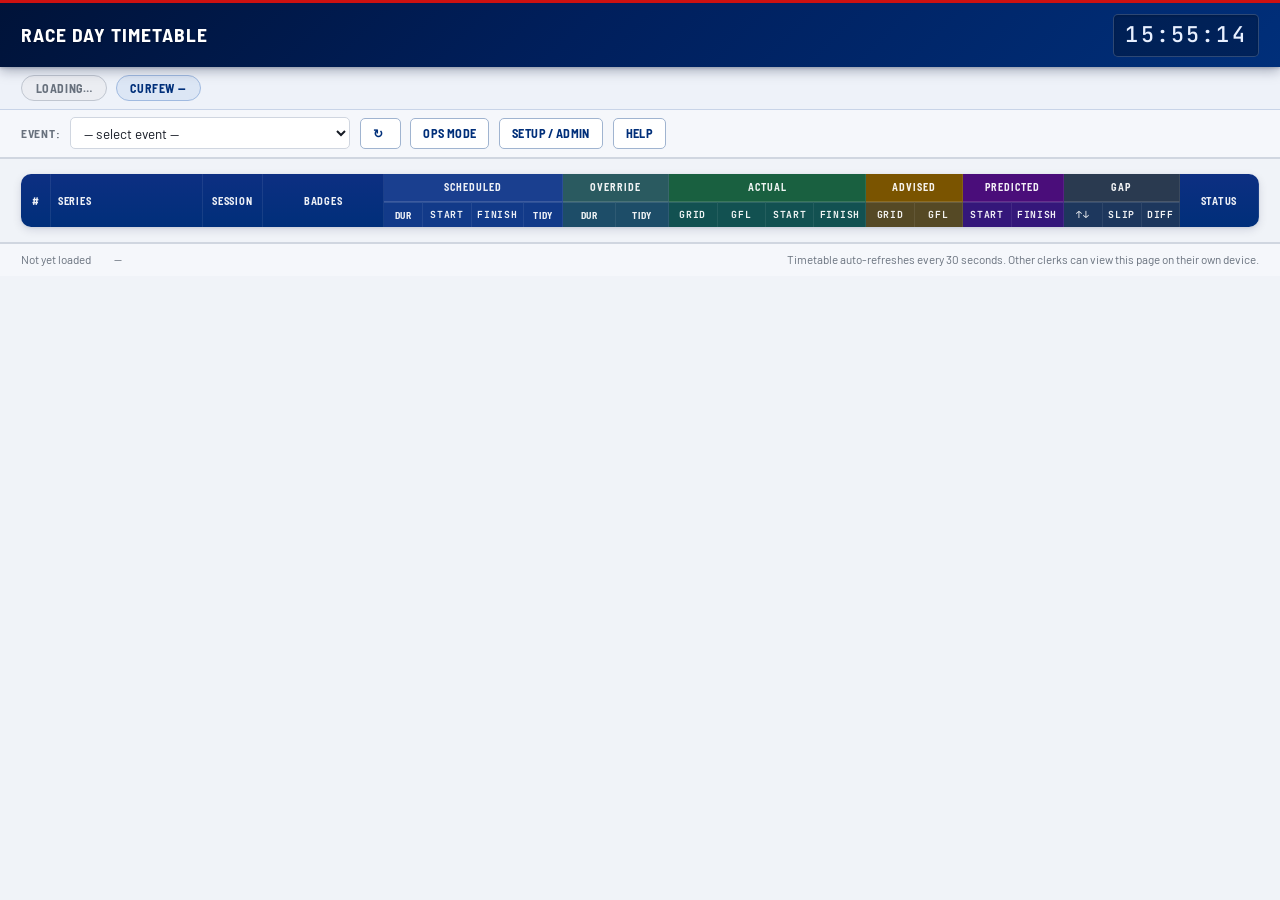
<file: index.html>
<!DOCTYPE html>
<!--
    index.html
    ==========================================================================
    Race Day Operations Timetable — Main View

    This is the primary display screen for the day.
    - The ops clerk uses it to enter actual times (green flag, start, finish)
      after activating Ops Mode with the PIN.
    - Other clerks and officials open the same URL on their own devices and
      see a live, auto-refreshing read-only view (updates every 30 seconds).

    URL parameter: ?event=N  where N is the event ID from the database.
    ==========================================================================
-->
<html lang="en">
<head>
    <meta charset="UTF-8">
    <meta name="viewport" content="width=device-width, initial-scale=1.0">
    <title>Race Day Timetable</title>
    <link rel="preconnect" href="https://fonts.googleapis.com">
    <link rel="preconnect" href="https://fonts.gstatic.com" crossorigin>
    <link href="https://fonts.googleapis.com/css2?family=Barlow+Semi+Condensed:wght@600;700&family=Barlow:wght@400;600&family=JetBrains+Mono:wght@400;500&display=swap" rel="stylesheet">
    <link rel="stylesheet" href="css/styles.css">
    <!-- Prevent browsers from caching the page during a live event -->
    <meta http-equiv="cache-control" content="no-cache">
</head>
<body>

<!-- ==========================================================================
     Header bar — event identity and live clock
     ========================================================================== -->
<div id="header-bar">
    <h1 id="event-name">Race Day Timetable</h1>
    <span class="header-meta" id="event-meta"></span>
    <span id="clock" title="Current time">--:--:--</span>
</div>

<!-- ==========================================================================
     Status bar — running variance pill and curfew countdown
     ========================================================================== -->
<div id="status-bar">
    <span id="variance-pill" class="status-pill neutral">Loading…</span>
    <span id="curfew-pill"   class="status-pill curfew-pill">Curfew —</span>
</div>

<!-- ==========================================================================
     Controls bar — event selector, refresh, ops mode toggle, setup link
     ========================================================================== -->
<div id="controls-bar">
    <label for="event-select">Event:</label>
    <select id="event-select" style="max-width:280px;">
        <option value="">— select event —</option>
    </select>

    <button id="btn-refresh" class="btn btn-secondary" title="Refresh now">
        &#8635; <span id="refresh-spinner"></span>
    </button>

    <button id="btn-ops-mode" class="btn btn-secondary">Ops Mode</button>

    <a href="setup.html" class="btn btn-secondary" title="Event &amp; session setup">Setup / Admin</a>
    <a href="help-readonly.html" class="btn btn-secondary" title="Help — timetable view">Help</a>
</div>

<!-- ==========================================================================
     Page-level banners
     ========================================================================== -->
<div id="page-error"    class="alert alert-danger  hidden" style="margin:.5rem 1.2rem"></div>
<div id="unsaved-banner" class="alert alert-warning hidden" style="margin:.5rem 1.2rem">
    ⚠ Unsaved changes — auto-refresh paused. Save or clear each row to resume.
</div>

<!-- ==========================================================================
     Main timetable
     ========================================================================== -->
<div id="timetable-wrapper">

    <div id="empty-message" class="alert alert-info hidden" style="margin:1rem 0">
        No event selected, or the selected event has no sessions yet.
        <a href="setup.html">Open Setup</a> to create an event.
    </div>

    <table id="timetable" aria-label="Race day timetable">
        <thead>
            <tr>
                <th rowspan="2" class="col-num">#</th>
                <th rowspan="2" class="col-series">Series</th>
                <th rowspan="2" class="col-session">Session</th>
                <th rowspan="2" class="col-badges">Badges</th>
                <th colspan="4" class="th-group th-group-sched">Scheduled</th>
                <th colspan="2" class="th-group th-group-override">Override</th>
                <th colspan="4" class="th-group th-group-actual">Actual</th>
                <th colspan="2" class="th-group th-group-advised">Advised</th>
                <th colspan="2" class="th-group th-group-pred">Predicted</th>
                <th colspan="3" class="th-group th-group-gap">Gap</th>
                <th rowspan="2" class="col-status" title="Session status">Status</th>
                <th rowspan="2" class="col-ops"><!-- ops --></th>
            </tr>
            <tr>
                <th class="col-mins          th-group-sched"    title="Planned duration (minutes)">Dur</th>
                <th class="col-sched-start   th-group-sched"    title="Planned session start time">Start</th>
                <th class="col-sched-finish  th-group-sched"    title="Planned session finish time">Finish</th>
                <th class="col-sched-tidy    th-group-sched"    title="Scheduled gap to next session (minutes)">Tidy</th>
                <th class="col-dur-ovr       th-group-override" title="Duration override (minutes) — replaces planned duration for predictions">Dur</th>
                <th class="col-tidy-ovr      th-group-override" title="Tidy override (minutes) — overrides scheduled gap to next session">Tidy</th>
                <th class="col-act-grid      th-group-actual"   title="Actual time cars were released to the assembly grid (race sessions)">Grid</th>
                <th class="col-act-gfl       th-group-actual"   title="Actual formation lap start time (races with GFL only)">GFL</th>
                <th class="col-act-start     th-group-actual"   title="Actual session start time">Start</th>
                <th class="col-act-finish    th-group-actual"   title="Actual session finish time">Finish</th>
                <th class="col-adv-grid     th-group-advised" title="Advised time for cars to leave pit lane to assembly grid">Grid</th>
                <th class="col-adv-gfl      th-group-advised" title="Advised formation lap start time (race start minus GFL duration)">GFL</th>
                <th class="col-pred-start   th-group-pred"   title="Predicted session start time — cascades from previous session">Start</th>
                <th class="col-pred-finish  th-group-pred"   title="Predicted session finish time">Finish</th>
                <th class="col-var          th-group-gap"    title="Variance vs schedule (+ late, − early, minutes)">↑↓</th>
                <th class="col-slip         th-group-gap"    title="Actual tidy time achieved (predicted start minus previous finish)">Slip</th>
                <th class="col-diff         th-group-gap"    title="Slip minus scheduled tidy (+ over, − under)">Diff</th>
            </tr>
        </thead>
        <tbody id="session-rows">
            <!-- Rows injected by timetable.js -->
        </tbody>
    </table>
</div>

<!-- ==========================================================================
     Footer bar — last updated time, next refresh countdown
     ========================================================================== -->
<div id="footer-bar">
    <span id="last-updated">Not yet loaded</span>
    <span id="next-refresh">—</span>
    <span style="margin-left:auto;color:var(--clr-text-muted)">
        Timetable auto-refreshes every 30&nbsp;seconds.
        Other clerks can view this page on their own device.
    </span>
</div>

<!-- ==========================================================================
     Weather / session notes mini-modal (Ops Mode only)
     Opened by the 📝 button on a session row.  Actual times are now entered
     directly in the timetable row — this modal handles weather notes only.
     ========================================================================== -->
<div id="weather-modal-overlay" class="hidden" role="dialog" aria-modal="true"
     aria-labelledby="wm-title">
    <div id="weather-modal">

        <h3 id="wm-title">Session Notes</h3>
        <p id="wm-session-info" style="font-size:.85rem;color:var(--clr-text-muted);margin-bottom:.75rem"></p>

        <div class="form-row">
            <div class="form-group">
                <label for="wm-track-condition">Track condition at end of session</label>
                <select id="wm-track-condition" style="width:180px">
                    <option value="">— not recorded —</option>
                    <option value="dry">Dry</option>
                    <option value="wet">Wet</option>
                </select>
            </div>
        </div>
        <div class="form-row">
            <div class="form-group" style="grid-column:1/-1">
                <label for="wm-notes">Weather / session notes (optional)</label>
                <textarea id="wm-notes" rows="3"
                    placeholder="e.g. Light rain from 14:20, drying line by start…"></textarea>
            </div>
        </div>

        <div id="wm-error" class="modal-error hidden"></div>

        <div class="modal-buttons">
            <button id="wm-cancel" type="button" class="btn btn-secondary">Cancel</button>
            <button id="wm-save"   type="button" class="btn btn-primary">Save Notes</button>
        </div>

    </div>
</div>

<!-- Scripts — api.js must be loaded before timetable.js (RDT namespace dependency) -->
<script src="js/api.js"></script>
<script src="js/timetable.js"></script>

</body>
</html>
</file>
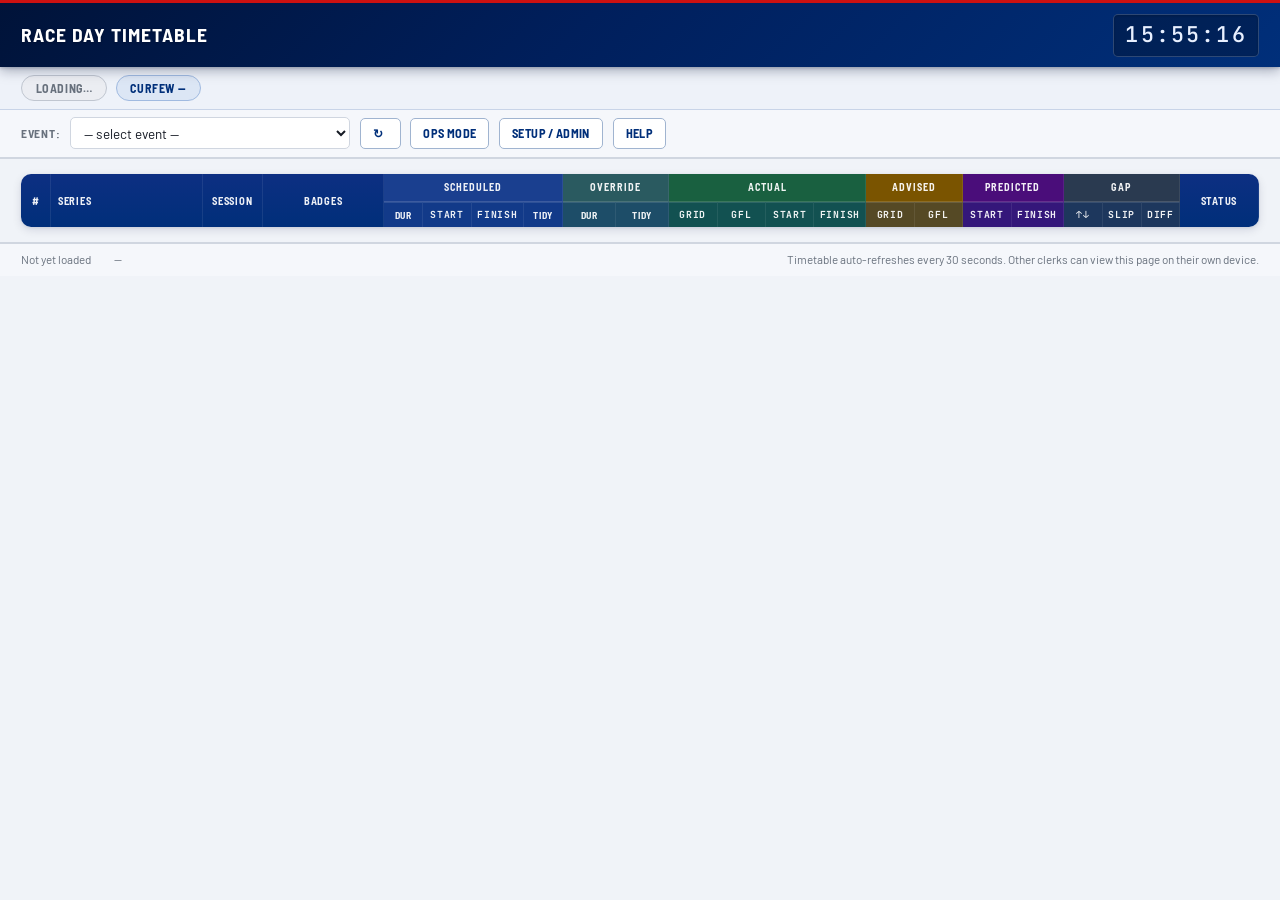
<file: circuits.html>
<!DOCTYPE html>
<!--
    circuits.html
    ==========================================================================
    Race Day Operations Timetable — Circuit & Layout Management

    Manage circuits (venues), their curfew times, and layout configurations.
    Each layout stores the estimated green flag / formation lap duration and
    grid assembly time used by timetable calculations.

    All write operations require the Ops PIN.
    ==========================================================================
-->
<html lang="en">
<head>
    <meta charset="UTF-8">
    <meta name="viewport" content="width=device-width, initial-scale=1.0">
    <title>Circuits — Race Day Timetable</title>
    <link rel="preconnect" href="https://fonts.googleapis.com">
    <link rel="preconnect" href="https://fonts.gstatic.com" crossorigin>
    <link href="https://fonts.googleapis.com/css2?family=Barlow+Semi+Condensed:wght@600;700&family=Barlow:wght@400;600&family=JetBrains+Mono:wght@400;500&display=swap" rel="stylesheet">
    <link rel="stylesheet" href="css/styles.css">
</head>
<body>

<!-- Header -->
<div id="header-bar">
    <h1>Race Day Timetable — Circuits &amp; Layouts</h1>
    <a href="help-setup.html" class="btn btn-secondary" title="Help — setup &amp; admin">Help</a>
    <a href="setup.html" class="btn btn-secondary" style="margin-left:auto">← Back to Setup</a>
</div>

<!-- Global alert -->
<div id="setup-alert" class="alert hidden" style="margin:.5rem 1.2rem;margin-bottom:0"></div>

<div class="page-content">

    <!-- ====================================================================
         Circuit management
         ==================================================================== -->
    <div class="card">
        <div class="card-title">Circuit Management</div>
        <p style="font-size:.85rem;color:var(--clr-text-muted);margin-bottom:.75rem">
            Add circuits and their layouts.  Each layout has its own estimated
            green flag / formation lap duration — this is used by the timetable
            to compute total session block time and running variance.
        </p>

        <div id="circuit-alert" class="alert hidden" style="margin-bottom:.75rem"></div>

        <!-- Add / edit circuit form -->
        <fieldset style="border:1px solid var(--clr-border);border-radius:var(--radius);padding:.75rem;margin-bottom:1rem">
            <legend style="font-size:.85rem;font-weight:600;color:var(--clr-primary);padding:0 .4rem">Add / Edit Circuit</legend>
            <div class="form-row" style="align-items:flex-end">
                <div class="form-group">
                    <label for="circuit-name-input">Circuit Name *</label>
                    <input type="text" id="circuit-name-input" placeholder="e.g. Brands Hatch">
                </div>
                <div class="form-group">
                    <label for="circuit-curfew-input">Default Curfew *</label>
                    <input type="time" id="circuit-curfew-input" placeholder="18:00">
                </div>
                <div class="form-group checkbox" style="align-self:flex-end;padding-bottom:.5rem">
                    <input type="checkbox" id="circuit-live-snatch">
                    <label for="circuit-live-snatch">Live snatch licensed?</label>
                </div>
                <div style="padding-bottom:.25rem">
                    <button id="circuit-save-btn" class="btn btn-primary">Save Circuit</button>
                </div>
            </div>
        </fieldset>

        <!-- Inline layout add/edit form (shown when + Layout or Edit layout clicked) -->
        <div id="layout-form" class="hidden"
             style="background:var(--clr-primary-light);border:1px solid var(--clr-primary);border-radius:var(--radius);padding:.75rem;margin-bottom:1rem">
            <div style="font-size:.85rem;font-weight:600;color:var(--clr-primary);margin-bottom:.5rem"
                 id="layout-form-label">Add Layout</div>
            <div class="form-row" style="align-items:flex-end">
                <div class="form-group">
                    <label for="layout-name-input">Layout Name *</label>
                    <input type="text" id="layout-name-input"
                        placeholder="e.g. Grand Prix, National, Indy">
                </div>
                <div class="form-group" style="max-width:180px">
                    <label for="layout-gfl-input">
                        Formation Lap (min) *
                        <span style="font-weight:400;font-size:.76rem">green flag → race start</span>
                    </label>
                    <input type="number" id="layout-gfl-input" min="1" max="10" value="2"
                           style="width:80px">
                </div>
                <div class="form-group" style="max-width:180px">
                    <label for="layout-grid-input">
                        Grid Assembly (min) *
                        <span style="font-weight:400;font-size:.76rem">before GFL start</span>
                    </label>
                    <input type="number" id="layout-grid-input" min="1" max="30" value="5"
                           style="width:80px">
                </div>
                <div style="padding-bottom:.25rem;display:flex;gap:.4rem">
                    <button id="layout-save-btn"   class="btn btn-primary">Save Layout</button>
                    <button id="layout-cancel-btn" class="btn btn-secondary">Cancel</button>
                </div>
            </div>
        </div>

        <!-- Circuit + layout list -->
        <div style="overflow-x:auto">
            <table style="width:100%;border-collapse:collapse;font-size:.87rem">
                <thead>
                    <tr>
                        <th style="text-align:left;padding:.4rem .5rem;background:var(--clr-primary-light);color:var(--clr-primary)">Circuit / Layout</th>
                        <th style="text-align:left;padding:.4rem .5rem;background:var(--clr-primary-light);color:var(--clr-primary)">Formation lap / Grid</th>
                        <th style="padding:.4rem .5rem;background:var(--clr-primary-light);color:var(--clr-primary)">Actions</th>
                    </tr>
                </thead>
                <tbody id="circuit-list-body">
                    <!-- Rows injected by circuits.js -->
                </tbody>
            </table>
        </div>
    </div>

</div><!-- .page-content -->

<script src="js/api.js"></script>
<script src="js/circuits.js"></script>

</body>
</html>
</file>
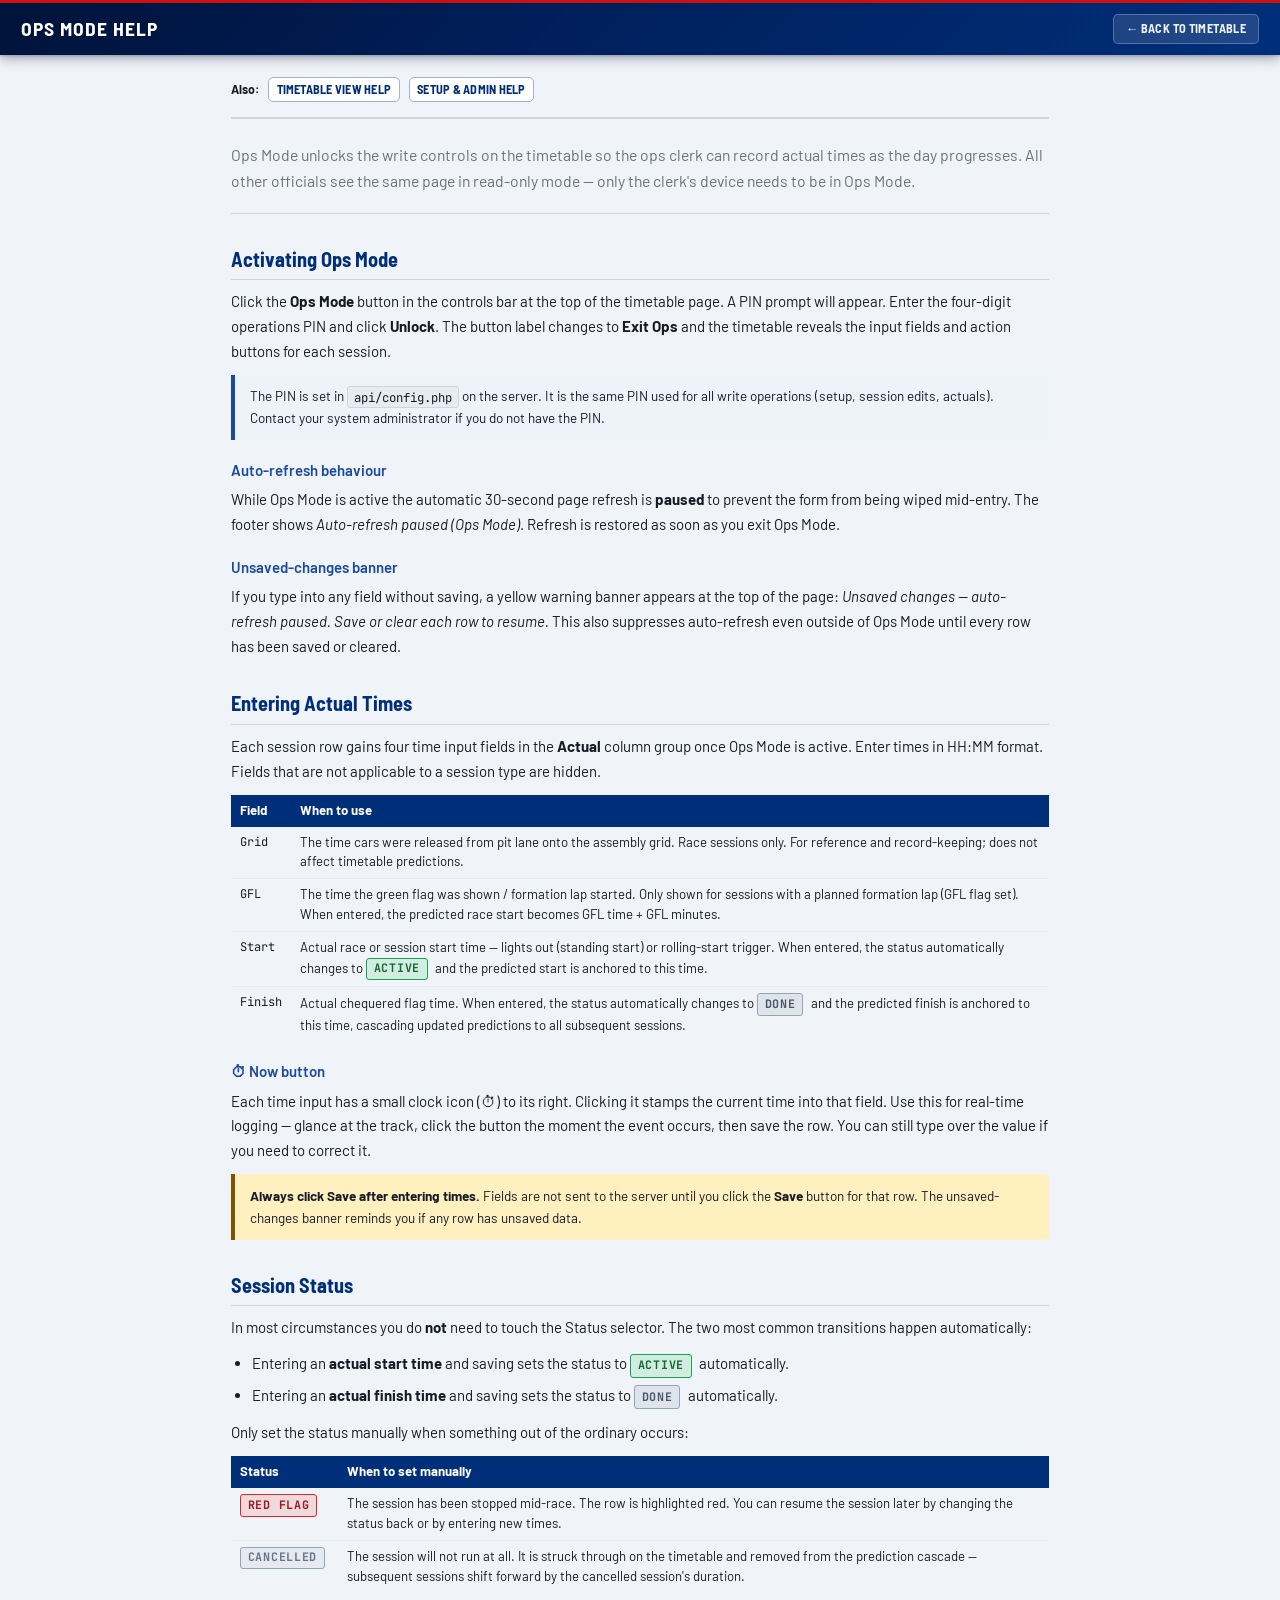
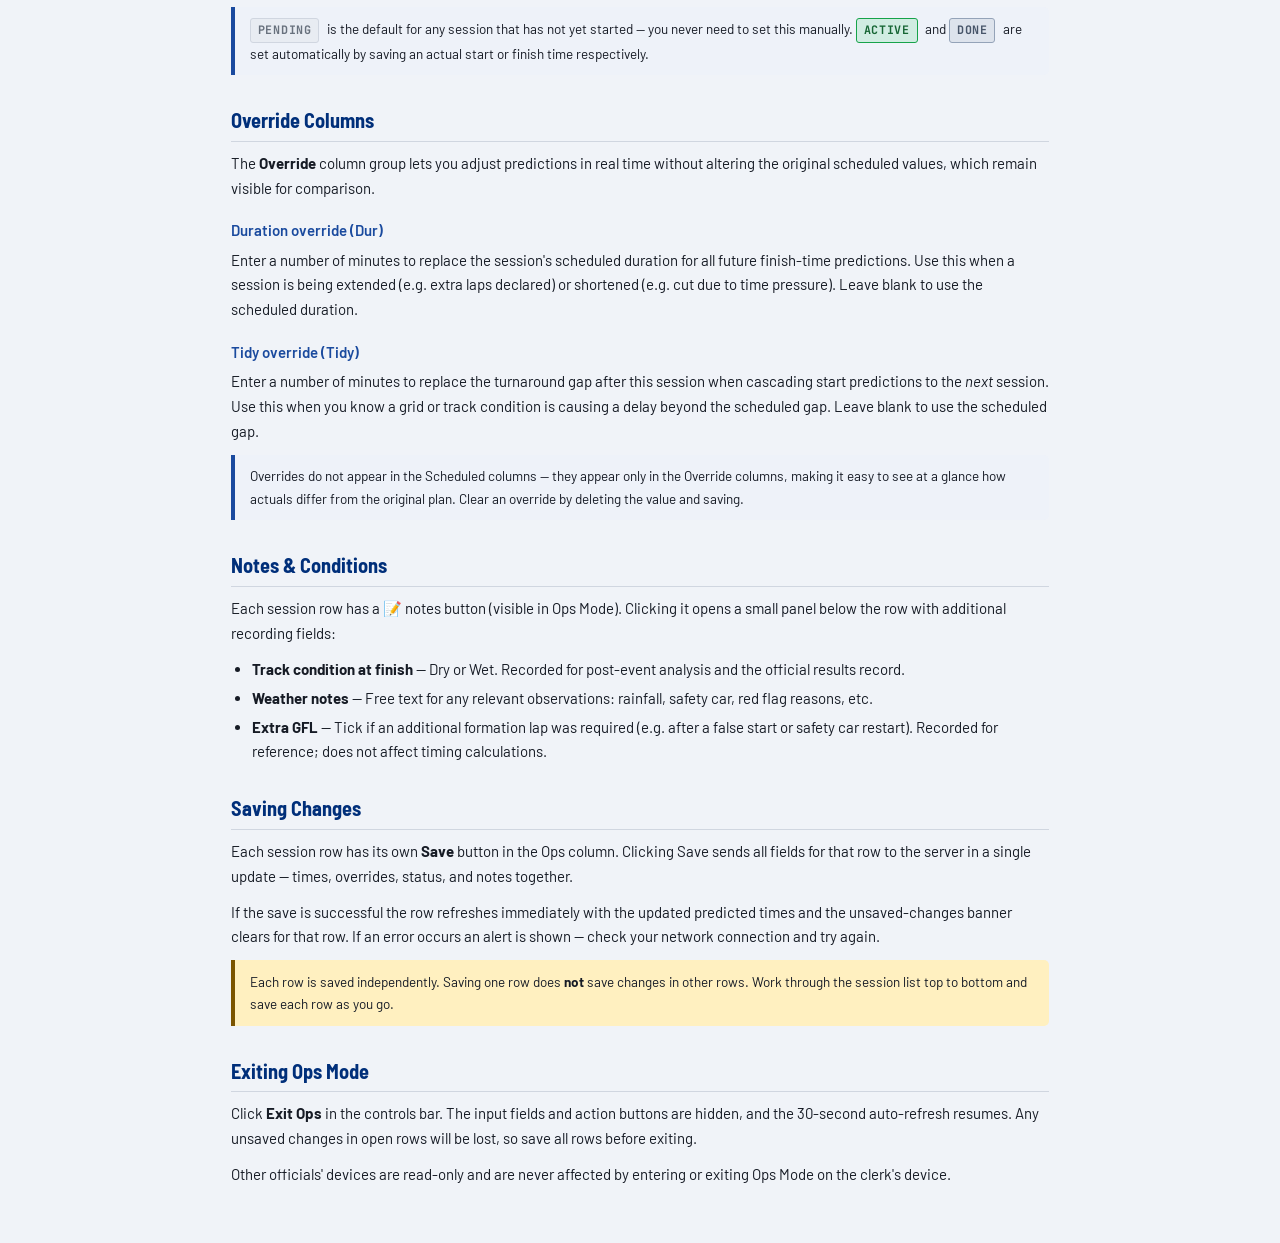
<file: help-ops.html>
<!DOCTYPE html>
<html lang="en">
<head>
    <meta charset="UTF-8">
    <meta name="viewport" content="width=device-width, initial-scale=1.0">
    <title>Ops Mode Help — Race Day Timetable</title>
    <link rel="preconnect" href="https://fonts.googleapis.com">
    <link rel="preconnect" href="https://fonts.gstatic.com" crossorigin>
    <link href="https://fonts.googleapis.com/css2?family=Barlow+Semi+Condensed:wght@600;700&family=Barlow:wght@400;600&family=JetBrains+Mono:wght@400;500&display=swap" rel="stylesheet">
    <link rel="stylesheet" href="css/styles.css">
    <style>
        .help-body { max-width: 860px; margin: 0 auto; padding: 1.5rem 1.4rem 3rem; }
        .help-nav { display: flex; gap: .6rem; flex-wrap: wrap; margin-bottom: 1.5rem; padding-bottom: 1rem; border-bottom: 2px solid var(--clr-border); }
        .help-nav a { font-size: .82rem; }
        h2 { font-family: var(--font-display); font-size: 1.35rem; color: var(--clr-primary); margin: 2rem 0 .6rem; border-bottom: 1px solid var(--clr-border); padding-bottom: .35rem; }
        h3 { font-size: 1rem; font-weight: 600; margin: 1.25rem 0 .4rem; color: var(--clr-primary-mid); }
        p { margin-bottom: .75rem; line-height: 1.65; }
        ul, ol { margin: .4rem 0 .75rem 1.4rem; }
        li { margin-bottom: .35rem; line-height: 1.6; }
        .callout { background: var(--clr-primary-light); border-left: 4px solid var(--clr-primary-mid); border-radius: 0 var(--radius) var(--radius) 0; padding: .7rem 1rem; margin: .75rem 0 1rem; }
        .callout-warn { background: var(--clr-warning-bg); border-left-color: var(--clr-warning); }
        .callout p { margin: 0; font-size: .9rem; }
        .field-label { font-family: var(--font-mono); font-size: .82rem; background: var(--clr-border-light); border: 1px solid var(--clr-border); border-radius: 3px; padding: .1rem .4rem; white-space: nowrap; }
        .intro-lead { font-size: 1.05rem; color: var(--clr-text-muted); margin-bottom: 1.5rem; border-bottom: 1px solid var(--clr-border); padding-bottom: 1.25rem; }
        .status-chip { display: inline-block; font-family: var(--font-mono); font-size: .78rem; border-radius: 3px; padding: .1rem .45rem; border: 1px solid; margin-right: .3rem; }
        .chip-pending   { background: var(--clr-border-light); border-color: var(--clr-border); color: var(--clr-text-muted); }
        .chip-active    { background: rgba(34,197,94,.15); border-color: #16a34a; color: #166534; }
        .chip-done      { background: rgba(100,116,139,.12); border-color: #94a3b8; color: #475569; }
        .chip-redflag   { background: rgba(239,68,68,.15); border-color: #dc2626; color: #991b1b; }
        .chip-cancelled { background: rgba(148,163,184,.12); border-color: #94a3b8; color: #64748b; }
        .col-table { width: 100%; border-collapse: collapse; margin: .5rem 0 1rem; font-size: .88rem; }
        .col-table th { text-align: left; background: var(--clr-primary); color: #fff; padding: .4rem .6rem; }
        .col-table td { padding: .4rem .6rem; border-bottom: 1px solid var(--clr-border-light); vertical-align: top; }
        .col-table tr:last-child td { border-bottom: none; }
        .col-table td:first-child { font-family: var(--font-mono); font-size: .8rem; white-space: nowrap; }
    </style>
</head>
<body>

<div id="header-bar">
    <h1>Ops Mode Help</h1>
    <a href="/" class="btn btn-secondary" style="margin-left:auto">← Back to Timetable</a>
</div>

<div class="help-body">

    <div class="help-nav">
        <strong style="font-size:.82rem;align-self:center">Also:</strong>
        <a href="help-readonly.html" class="btn btn-secondary btn-sm">Timetable View Help</a>
        <a href="help-setup.html"   class="btn btn-secondary btn-sm">Setup &amp; Admin Help</a>
    </div>

    <p class="intro-lead">
        Ops Mode unlocks the write controls on the timetable so the ops clerk
        can record actual times as the day progresses. All other officials see
        the same page in read-only mode — only the clerk's device needs to be
        in Ops Mode.
    </p>

    <!-- ====================================================================
         ACTIVATING OPS MODE
         ==================================================================== -->
    <h2 id="activate">Activating Ops Mode</h2>

    <p>
        Click the <strong>Ops Mode</strong> button in the controls bar at the
        top of the timetable page. A PIN prompt will appear. Enter the four-digit
        operations PIN and click <strong>Unlock</strong>. The button label
        changes to <strong>Exit Ops</strong> and the timetable reveals the input
        fields and action buttons for each session.
    </p>

    <div class="callout">
        <p>The PIN is set in <span class="field-label">api/config.php</span> on
        the server. It is the same PIN used for all write operations (setup,
        session edits, actuals). Contact your system administrator if you do not
        have the PIN.</p>
    </div>

    <h3>Auto-refresh behaviour</h3>
    <p>
        While Ops Mode is active the automatic 30-second page refresh is
        <strong>paused</strong> to prevent the form from being wiped mid-entry.
        The footer shows <em>Auto-refresh paused (Ops Mode)</em>. Refresh is
        restored as soon as you exit Ops Mode.
    </p>

    <h3>Unsaved-changes banner</h3>
    <p>
        If you type into any field without saving, a yellow warning banner
        appears at the top of the page: <em>Unsaved changes — auto-refresh
        paused. Save or clear each row to resume.</em> This also suppresses
        auto-refresh even outside of Ops Mode until every row has been saved
        or cleared.
    </p>

    <!-- ====================================================================
         ENTERING ACTUAL TIMES
         ==================================================================== -->
    <h2 id="actuals">Entering Actual Times</h2>

    <p>
        Each session row gains four time input fields in the <strong>Actual</strong>
        column group once Ops Mode is active. Enter times in HH:MM format.
        Fields that are not applicable to a session type are hidden.
    </p>

    <table class="col-table">
        <thead><tr><th>Field</th><th>When to use</th></tr></thead>
        <tbody>
            <tr>
                <td>Grid</td>
                <td>The time cars were released from pit lane onto the assembly grid.
                    Race sessions only. For reference and record-keeping; does not
                    affect timetable predictions.</td>
            </tr>
            <tr>
                <td>GFL</td>
                <td>The time the green flag was shown / formation lap started.
                    Only shown for sessions with a planned formation lap (GFL flag set).
                    When entered, the predicted race start becomes GFL time + GFL minutes.</td>
            </tr>
            <tr>
                <td>Start</td>
                <td>Actual race or session start time — lights out (standing start) or
                    rolling-start trigger. When entered, the status automatically changes
                    to <span class="status-chip chip-active">Active</span> and the predicted
                    start is anchored to this time.</td>
            </tr>
            <tr>
                <td>Finish</td>
                <td>Actual chequered flag time. When entered, the status automatically
                    changes to <span class="status-chip chip-done">Done</span> and the
                    predicted finish is anchored to this time, cascading updated predictions
                    to all subsequent sessions.</td>
            </tr>
        </tbody>
    </table>

    <h3>⏱ Now button</h3>
    <p>
        Each time input has a small clock icon (⏱) to its right. Clicking it
        stamps the current time into that field. Use this for real-time logging —
        glance at the track, click the button the moment the event occurs, then
        save the row. You can still type over the value if you need to correct it.
    </p>

    <div class="callout callout-warn">
        <p><strong>Always click Save after entering times.</strong> Fields are not
        sent to the server until you click the <strong>Save</strong> button for
        that row. The unsaved-changes banner reminds you if any row has unsaved
        data.</p>
    </div>

    <!-- ====================================================================
         STATUS
         ==================================================================== -->
    <h2 id="status">Session Status</h2>

    <p>
        In most circumstances you do <strong>not</strong> need to touch the
        Status selector. The two most common transitions happen automatically:
    </p>

    <ul>
        <li>Entering an <strong>actual start time</strong> and saving sets the
            status to <span class="status-chip chip-active">Active</span>
            automatically.</li>
        <li>Entering an <strong>actual finish time</strong> and saving sets
            the status to <span class="status-chip chip-done">Done</span>
            automatically.</li>
    </ul>

    <p>Only set the status manually when something out of the ordinary occurs:</p>

    <table class="col-table">
        <thead><tr><th>Status</th><th>When to set manually</th></tr></thead>
        <tbody>
            <tr>
                <td><span class="status-chip chip-redflag">Red Flag</span></td>
                <td>The session has been stopped mid-race. The row is highlighted
                    red. You can resume the session later by changing the status
                    back or by entering new times.</td>
            </tr>
            <tr>
                <td><span class="status-chip chip-cancelled">Cancelled</span></td>
                <td>The session will not run at all. It is struck through on the
                    timetable and removed from the prediction cascade — subsequent
                    sessions shift forward by the cancelled session's duration.</td>
            </tr>
        </tbody>
    </table>

    <div class="callout">
        <p>
            <span class="status-chip chip-pending">Pending</span> is the default
            for any session that has not yet started — you never need to set this
            manually. <span class="status-chip chip-active">Active</span> and
            <span class="status-chip chip-done">Done</span> are set automatically
            by saving an actual start or finish time respectively.
        </p>
    </div>

    <!-- ====================================================================
         OVERRIDES
         ==================================================================== -->
    <h2 id="overrides">Override Columns</h2>

    <p>
        The <strong>Override</strong> column group lets you adjust predictions
        in real time without altering the original scheduled values, which remain
        visible for comparison.
    </p>

    <h3>Duration override (Dur)</h3>
    <p>
        Enter a number of minutes to replace the session's scheduled duration for
        all future finish-time predictions. Use this when a session is being
        extended (e.g. extra laps declared) or shortened (e.g. cut due to time
        pressure). Leave blank to use the scheduled duration.
    </p>

    <h3>Tidy override (Tidy)</h3>
    <p>
        Enter a number of minutes to replace the turnaround gap after this
        session when cascading start predictions to the <em>next</em> session.
        Use this when you know a grid or track condition is causing a delay beyond
        the scheduled gap. Leave blank to use the scheduled gap.
    </p>

    <div class="callout">
        <p>Overrides do not appear in the Scheduled columns — they appear only in
        the Override columns, making it easy to see at a glance how actuals differ
        from the original plan. Clear an override by deleting the value and
        saving.</p>
    </div>

    <!-- ====================================================================
         NOTES / WEATHER
         ==================================================================== -->
    <h2 id="notes">Notes &amp; Conditions</h2>

    <p>
        Each session row has a <strong>📝</strong> notes button (visible in Ops
        Mode). Clicking it opens a small panel below the row with additional
        recording fields:
    </p>

    <ul>
        <li><strong>Track condition at finish</strong> — Dry or Wet. Recorded for
            post-event analysis and the official results record.</li>
        <li><strong>Weather notes</strong> — Free text for any relevant
            observations: rainfall, safety car, red flag reasons, etc.</li>
        <li><strong>Extra GFL</strong> — Tick if an additional formation lap was
            required (e.g. after a false start or safety car restart). Recorded
            for reference; does not affect timing calculations.</li>
    </ul>

    <!-- ====================================================================
         SAVING
         ==================================================================== -->
    <h2 id="saving">Saving Changes</h2>

    <p>
        Each session row has its own <strong>Save</strong> button in the Ops
        column. Clicking Save sends all fields for that row to the server in a
        single update — times, overrides, status, and notes together.
    </p>

    <p>
        If the save is successful the row refreshes immediately with the updated
        predicted times and the unsaved-changes banner clears for that row.
        If an error occurs an alert is shown — check your network connection and
        try again.
    </p>

    <div class="callout callout-warn">
        <p>Each row is saved independently. Saving one row does <strong>not</strong>
        save changes in other rows. Work through the session list top to bottom
        and save each row as you go.</p>
    </div>

    <!-- ====================================================================
         EXITING OPS MODE
         ==================================================================== -->
    <h2 id="exit">Exiting Ops Mode</h2>

    <p>
        Click <strong>Exit Ops</strong> in the controls bar. The input fields
        and action buttons are hidden, and the 30-second auto-refresh resumes.
        Any unsaved changes in open rows will be lost, so save all rows before
        exiting.
    </p>

    <p>
        Other officials' devices are read-only and are never affected by
        entering or exiting Ops Mode on the clerk's device.
    </p>

</div>
</body>
</html>
</file>
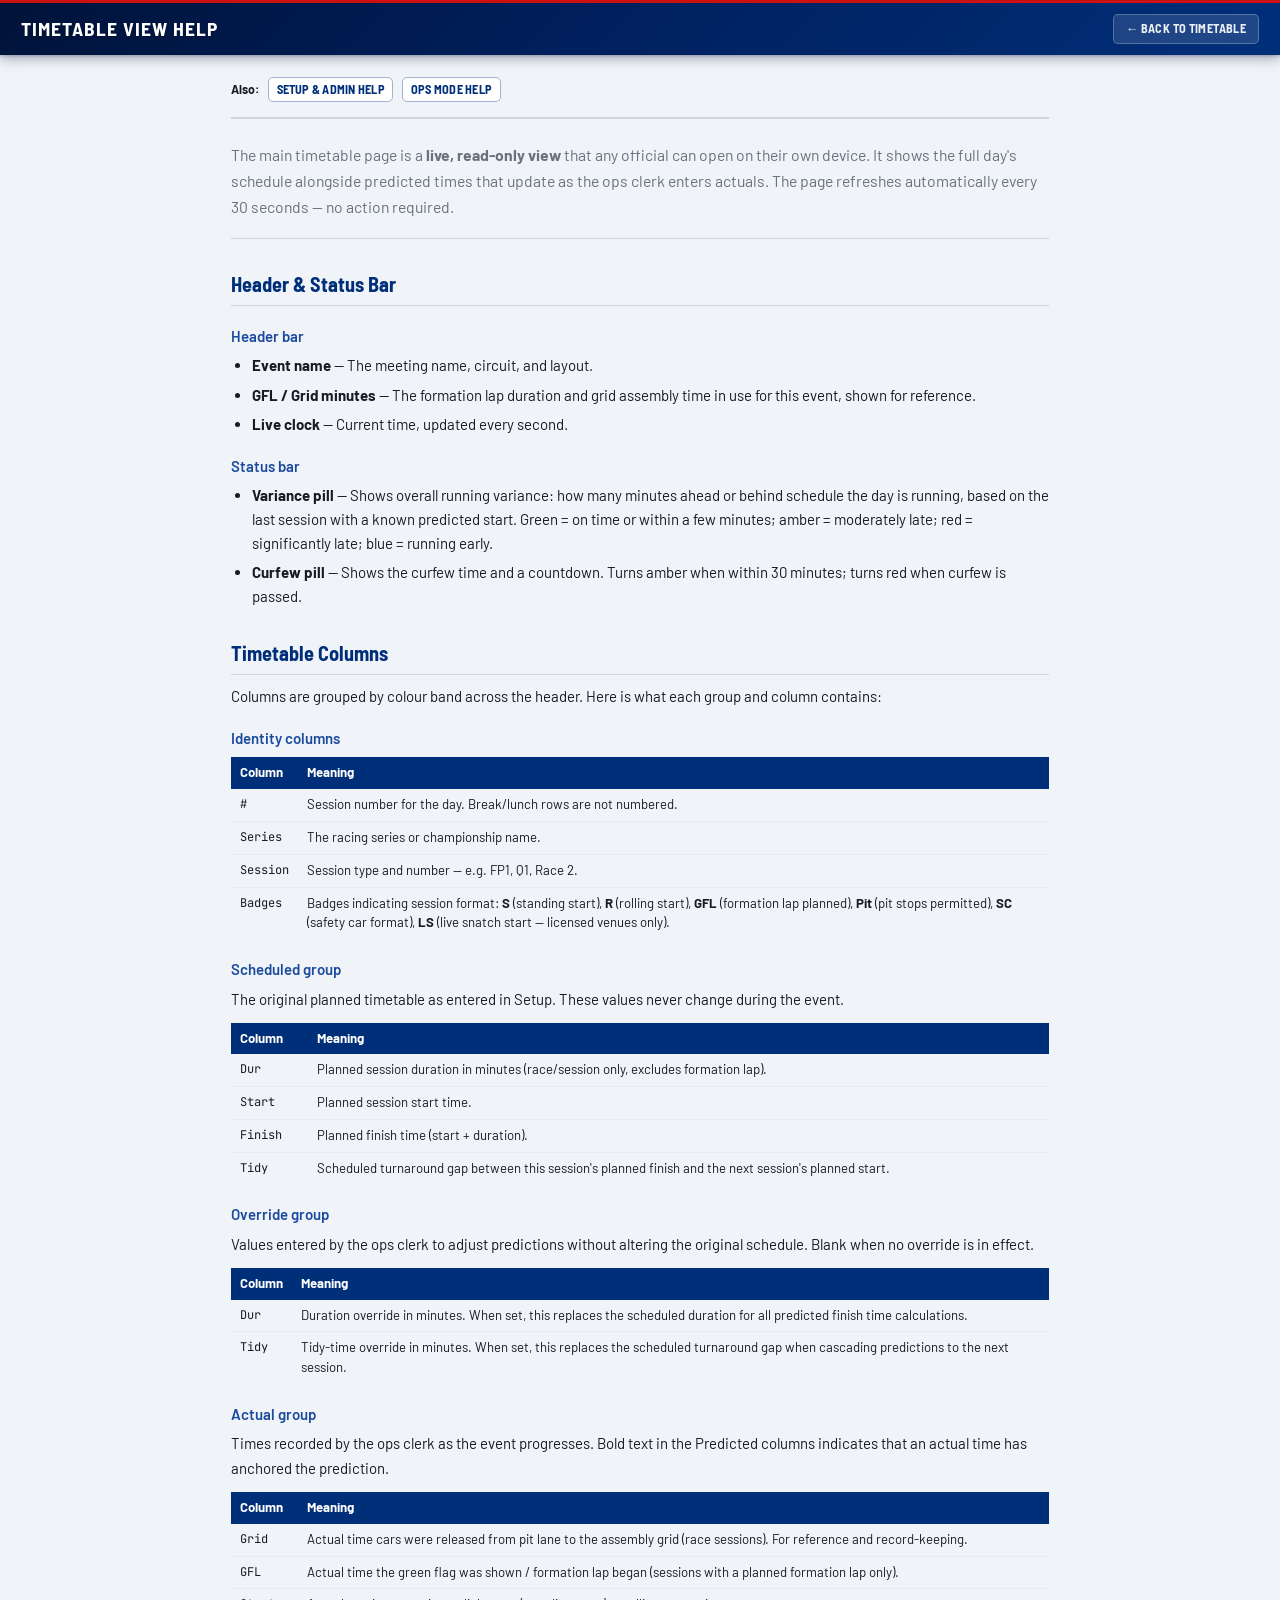
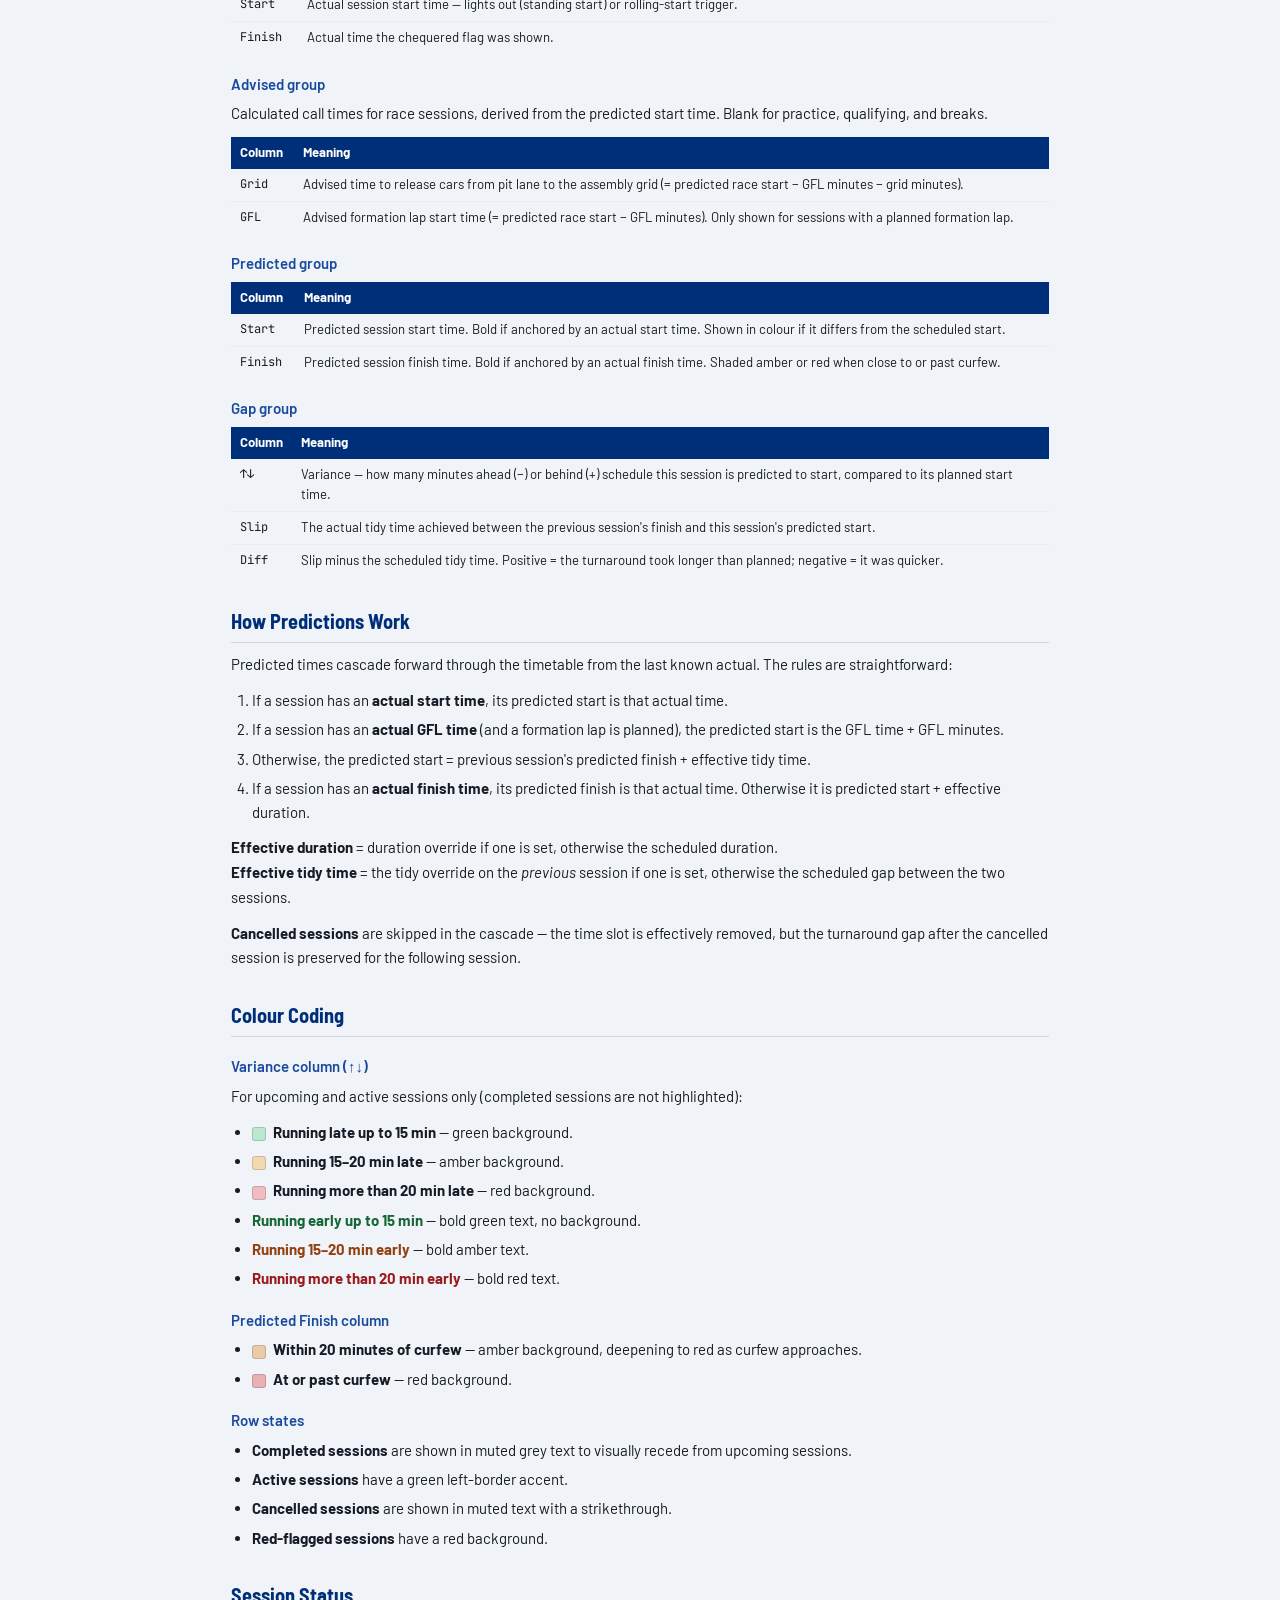
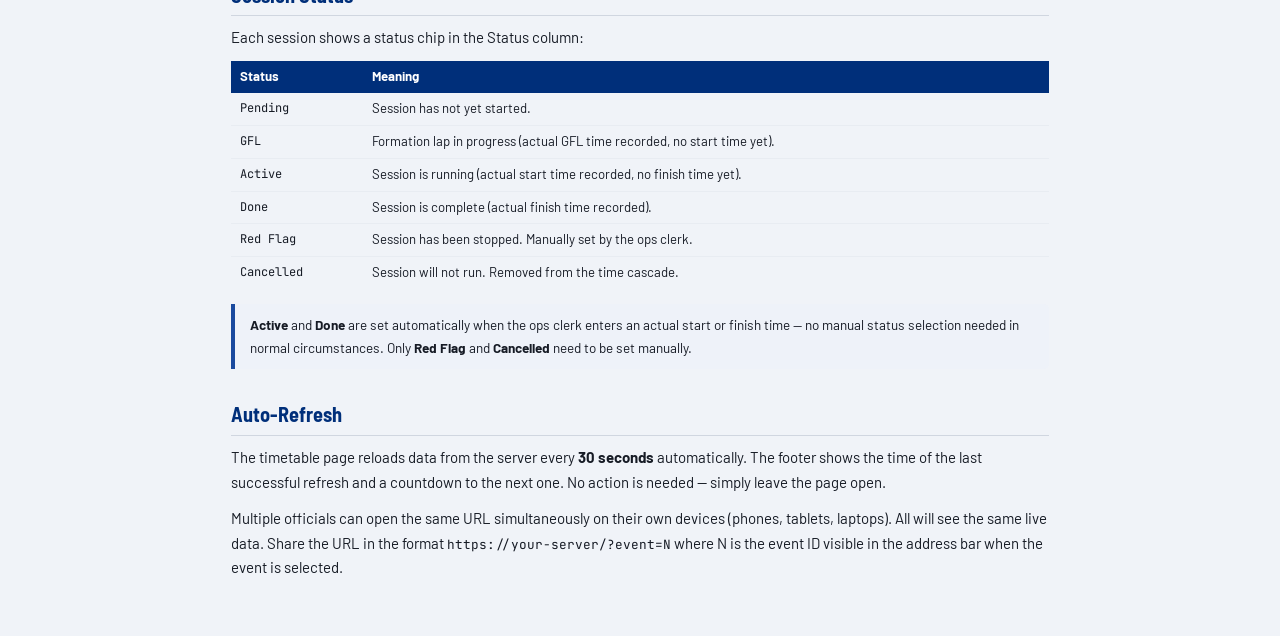
<file: help-readonly.html>
<!DOCTYPE html>
<html lang="en">
<head>
    <meta charset="UTF-8">
    <meta name="viewport" content="width=device-width, initial-scale=1.0">
    <title>Timetable Help — Race Day Timetable</title>
    <link rel="preconnect" href="https://fonts.googleapis.com">
    <link rel="preconnect" href="https://fonts.gstatic.com" crossorigin>
    <link href="https://fonts.googleapis.com/css2?family=Barlow+Semi+Condensed:wght@600;700&family=Barlow:wght@400;600&family=JetBrains+Mono:wght@400;500&display=swap" rel="stylesheet">
    <link rel="stylesheet" href="css/styles.css">
    <style>
        .help-body { max-width: 860px; margin: 0 auto; padding: 1.5rem 1.4rem 3rem; }
        .help-nav { display: flex; gap: .6rem; flex-wrap: wrap; margin-bottom: 1.5rem; padding-bottom: 1rem; border-bottom: 2px solid var(--clr-border); }
        .help-nav a { font-size: .82rem; }
        h2 { font-family: var(--font-display); font-size: 1.35rem; color: var(--clr-primary); margin: 2rem 0 .6rem; border-bottom: 1px solid var(--clr-border); padding-bottom: .35rem; }
        h3 { font-size: 1rem; font-weight: 600; margin: 1.25rem 0 .4rem; color: var(--clr-primary-mid); }
        p { margin-bottom: .75rem; line-height: 1.65; }
        ul, ol { margin: .4rem 0 .75rem 1.4rem; }
        li { margin-bottom: .35rem; line-height: 1.6; }
        .callout { background: var(--clr-primary-light); border-left: 4px solid var(--clr-primary-mid); border-radius: 0 var(--radius) var(--radius) 0; padding: .7rem 1rem; margin: .75rem 0 1rem; }
        .callout p { margin: 0; font-size: .9rem; }
        .field-label { font-family: var(--font-mono); font-size: .82rem; background: var(--clr-border-light); border: 1px solid var(--clr-border); border-radius: 3px; padding: .1rem .4rem; white-space: nowrap; }
        .intro-lead { font-size: 1.05rem; color: var(--clr-text-muted); margin-bottom: 1.5rem; border-bottom: 1px solid var(--clr-border); padding-bottom: 1.25rem; }
        .col-table { width: 100%; border-collapse: collapse; margin: .5rem 0 1rem; font-size: .88rem; }
        .col-table th { text-align: left; background: var(--clr-primary); color: #fff; padding: .4rem .6rem; }
        .col-table td { padding: .4rem .6rem; border-bottom: 1px solid var(--clr-border-light); vertical-align: top; }
        .col-table tr:last-child td { border-bottom: none; }
        .col-table td:first-child { font-family: var(--font-mono); font-size: .8rem; white-space: nowrap; }
        .swatch { display: inline-block; width: 14px; height: 14px; border-radius: 3px; vertical-align: middle; margin-right: 4px; border: 1px solid rgba(0,0,0,.15); }
    </style>
</head>
<body>

<div id="header-bar">
    <h1>Timetable View Help</h1>
    <a href="/" class="btn btn-secondary" style="margin-left:auto">← Back to Timetable</a>
</div>

<div class="help-body">

    <div class="help-nav">
        <strong style="font-size:.82rem;align-self:center">Also:</strong>
        <a href="help-setup.html" class="btn btn-secondary btn-sm">Setup &amp; Admin Help</a>
        <a href="help-ops.html" class="btn btn-secondary btn-sm">Ops Mode Help</a>
    </div>

    <p class="intro-lead">
        The main timetable page is a <strong>live, read-only view</strong> that any official
        can open on their own device. It shows the full day's schedule alongside predicted
        times that update as the ops clerk enters actuals. The page refreshes automatically
        every 30 seconds — no action required.
    </p>

    <!-- ====================================================================
         HEADER & STATUS BAR
         ==================================================================== -->
    <h2 id="header">Header &amp; Status Bar</h2>

    <h3>Header bar</h3>
    <ul>
        <li><strong>Event name</strong> — The meeting name, circuit, and layout.</li>
        <li><strong>GFL / Grid minutes</strong> — The formation lap duration and grid assembly
            time in use for this event, shown for reference.</li>
        <li><strong>Live clock</strong> — Current time, updated every second.</li>
    </ul>

    <h3>Status bar</h3>
    <ul>
        <li><strong>Variance pill</strong> — Shows overall running variance: how many minutes
            ahead or behind schedule the day is running, based on the last session with a
            known predicted start. Green = on time or within a few minutes;
            amber = moderately late; red = significantly late; blue = running early.</li>
        <li><strong>Curfew pill</strong> — Shows the curfew time and a countdown.
            Turns amber when within 30 minutes; turns red when curfew is passed.</li>
    </ul>

    <!-- ====================================================================
         COLUMN GROUPS
         ==================================================================== -->
    <h2 id="columns">Timetable Columns</h2>

    <p>Columns are grouped by colour band across the header. Here is what each group and
    column contains:</p>

    <h3>Identity columns</h3>
    <table class="col-table">
        <thead><tr><th>Column</th><th>Meaning</th></tr></thead>
        <tbody>
            <tr><td>#</td><td>Session number for the day. Break/lunch rows are not numbered.</td></tr>
            <tr><td>Series</td><td>The racing series or championship name.</td></tr>
            <tr><td>Session</td><td>Session type and number — e.g. FP1, Q1, Race 2.</td></tr>
            <tr><td>Badges</td><td>Badges indicating session format:
                <strong>S</strong> (standing start),
                <strong>R</strong> (rolling start),
                <strong>GFL</strong> (formation lap planned),
                <strong>Pit</strong> (pit stops permitted),
                <strong>SC</strong> (safety car format),
                <strong>LS</strong> (live snatch start — licensed venues only).</td></tr>
        </tbody>
    </table>

    <h3>Scheduled group</h3>
    <p>The original planned timetable as entered in Setup. These values never change during the event.</p>
    <table class="col-table">
        <thead><tr><th>Column</th><th>Meaning</th></tr></thead>
        <tbody>
            <tr><td>Dur</td><td>Planned session duration in minutes (race/session only, excludes formation lap).</td></tr>
            <tr><td>Start</td><td>Planned session start time.</td></tr>
            <tr><td>Finish</td><td>Planned finish time (start + duration).</td></tr>
            <tr><td>Tidy</td><td>Scheduled turnaround gap between this session's planned finish and
                the next session's planned start.</td></tr>
        </tbody>
    </table>

    <h3>Override group</h3>
    <p>Values entered by the ops clerk to adjust predictions without altering the original
    schedule. Blank when no override is in effect.</p>
    <table class="col-table">
        <thead><tr><th>Column</th><th>Meaning</th></tr></thead>
        <tbody>
            <tr><td>Dur</td><td>Duration override in minutes. When set, this replaces the scheduled
                duration for all predicted finish time calculations.</td></tr>
            <tr><td>Tidy</td><td>Tidy-time override in minutes. When set, this replaces the scheduled
                turnaround gap when cascading predictions to the next session.</td></tr>
        </tbody>
    </table>

    <h3>Actual group</h3>
    <p>Times recorded by the ops clerk as the event progresses. Bold text in the Predicted
    columns indicates that an actual time has anchored the prediction.</p>
    <table class="col-table">
        <thead><tr><th>Column</th><th>Meaning</th></tr></thead>
        <tbody>
            <tr><td>Grid</td><td>Actual time cars were released from pit lane to the assembly grid
                (race sessions). For reference and record-keeping.</td></tr>
            <tr><td>GFL</td><td>Actual time the green flag was shown / formation lap began
                (sessions with a planned formation lap only).</td></tr>
            <tr><td>Start</td><td>Actual session start time — lights out (standing start) or
                rolling-start trigger.</td></tr>
            <tr><td>Finish</td><td>Actual time the chequered flag was shown.</td></tr>
        </tbody>
    </table>

    <h3>Advised group</h3>
    <p>Calculated call times for race sessions, derived from the predicted start time.
    Blank for practice, qualifying, and breaks.</p>
    <table class="col-table">
        <thead><tr><th>Column</th><th>Meaning</th></tr></thead>
        <tbody>
            <tr><td>Grid</td><td>Advised time to release cars from pit lane to the assembly grid
                (= predicted race start − GFL minutes − grid minutes).</td></tr>
            <tr><td>GFL</td><td>Advised formation lap start time (= predicted race start − GFL
                minutes). Only shown for sessions with a planned formation lap.</td></tr>
        </tbody>
    </table>

    <h3>Predicted group</h3>
    <table class="col-table">
        <thead><tr><th>Column</th><th>Meaning</th></tr></thead>
        <tbody>
            <tr><td>Start</td><td>Predicted session start time. Bold if anchored by an actual
                start time. Shown in colour if it differs from the scheduled start.</td></tr>
            <tr><td>Finish</td><td>Predicted session finish time. Bold if anchored by an actual
                finish time. Shaded amber or red when close to or past curfew.</td></tr>
        </tbody>
    </table>

    <h3>Gap group</h3>
    <table class="col-table">
        <thead><tr><th>Column</th><th>Meaning</th></tr></thead>
        <tbody>
            <tr><td>↑↓</td><td>Variance — how many minutes ahead (−) or behind (+) schedule
                this session is predicted to start, compared to its planned start time.</td></tr>
            <tr><td>Slip</td><td>The actual tidy time achieved between the previous session's
                finish and this session's predicted start.</td></tr>
            <tr><td>Diff</td><td>Slip minus the scheduled tidy time. Positive = the turnaround
                took longer than planned; negative = it was quicker.</td></tr>
        </tbody>
    </table>

    <!-- ====================================================================
         PREDICTIONS
         ==================================================================== -->
    <h2 id="predictions">How Predictions Work</h2>

    <p>
        Predicted times cascade forward through the timetable from the last known actual.
        The rules are straightforward:
    </p>

    <ol>
        <li>If a session has an <strong>actual start time</strong>, its predicted start is that
            actual time.</li>
        <li>If a session has an <strong>actual GFL time</strong> (and a formation lap is planned),
            the predicted start is the GFL time + GFL minutes.</li>
        <li>Otherwise, the predicted start = previous session's predicted finish + effective tidy
            time.</li>
        <li>If a session has an <strong>actual finish time</strong>, its predicted finish is that
            actual time. Otherwise it is predicted start + effective duration.</li>
    </ol>

    <p>
        <strong>Effective duration</strong> = duration override if one is set, otherwise the
        scheduled duration.<br>
        <strong>Effective tidy time</strong> = the tidy override on the <em>previous</em> session
        if one is set, otherwise the scheduled gap between the two sessions.
    </p>

    <p>
        <strong>Cancelled sessions</strong> are skipped in the cascade — the time slot is
        effectively removed, but the turnaround gap after the cancelled session is preserved
        for the following session.
    </p>

    <!-- ====================================================================
         COLOUR CODING
         ==================================================================== -->
    <h2 id="colours">Colour Coding</h2>

    <h3>Variance column (↑↓)</h3>
    <p>For upcoming and active sessions only (completed sessions are not highlighted):</p>
    <ul>
        <li><span class="swatch" style="background:rgba(34,197,94,0.25)"></span>
            <strong>Running late up to 15 min</strong> — green background.</li>
        <li><span class="swatch" style="background:rgba(245,158,11,0.30)"></span>
            <strong>Running 15–20 min late</strong> — amber background.</li>
        <li><span class="swatch" style="background:rgba(239,68,68,0.30)"></span>
            <strong>Running more than 20 min late</strong> — red background.</li>
        <li><strong style="color:#166534">Running early up to 15 min</strong> — bold green text,
            no background.</li>
        <li><strong style="color:#92400e">Running 15–20 min early</strong> — bold amber text.</li>
        <li><strong style="color:#991b1b">Running more than 20 min early</strong> — bold red text.</li>
    </ul>

    <h3>Predicted Finish column</h3>
    <ul>
        <li><span class="swatch" style="background:rgba(217,119,6,0.32)"></span>
            <strong>Within 20 minutes of curfew</strong> — amber background, deepening to red
            as curfew approaches.</li>
        <li><span class="swatch" style="background:rgba(220,38,38,0.32)"></span>
            <strong>At or past curfew</strong> — red background.</li>
    </ul>

    <h3>Row states</h3>
    <ul>
        <li><strong>Completed sessions</strong> are shown in muted grey text to visually
            recede from upcoming sessions.</li>
        <li><strong>Active sessions</strong> have a green left-border accent.</li>
        <li><strong>Cancelled sessions</strong> are shown in muted text with a strikethrough.</li>
        <li><strong>Red-flagged sessions</strong> have a red background.</li>
    </ul>

    <!-- ====================================================================
         SESSION STATUS
         ==================================================================== -->
    <h2 id="status">Session Status</h2>

    <p>Each session shows a status chip in the Status column:</p>

    <table class="col-table">
        <thead><tr><th>Status</th><th>Meaning</th></tr></thead>
        <tbody>
            <tr><td>Pending</td><td>Session has not yet started.</td></tr>
            <tr><td>GFL</td><td>Formation lap in progress (actual GFL time recorded, no start time yet).</td></tr>
            <tr><td>Active</td><td>Session is running (actual start time recorded, no finish time yet).</td></tr>
            <tr><td>Done</td><td>Session is complete (actual finish time recorded).</td></tr>
            <tr><td>Red Flag</td><td>Session has been stopped. Manually set by the ops clerk.</td></tr>
            <tr><td>Cancelled</td><td>Session will not run. Removed from the time cascade.</td></tr>
        </tbody>
    </table>

    <div class="callout">
        <p><strong>Active</strong> and <strong>Done</strong> are set automatically when the ops
        clerk enters an actual start or finish time — no manual status selection needed in normal
        circumstances. Only <strong>Red Flag</strong> and <strong>Cancelled</strong> need to be
        set manually.</p>
    </div>

    <!-- ====================================================================
         AUTO REFRESH
         ==================================================================== -->
    <h2 id="refresh">Auto-Refresh</h2>

    <p>
        The timetable page reloads data from the server every <strong>30 seconds</strong>
        automatically. The footer shows the time of the last successful refresh and a countdown
        to the next one. No action is needed — simply leave the page open.
    </p>

    <p>
        Multiple officials can open the same URL simultaneously on their own devices (phones,
        tablets, laptops). All will see the same live data. Share the URL in the format
        <code style="font-family:var(--font-mono);font-size:.85rem">https://your-server/?event=N</code>
        where N is the event ID visible in the address bar when the event is selected.
    </p>

</div>
</body>
</html>
</file>
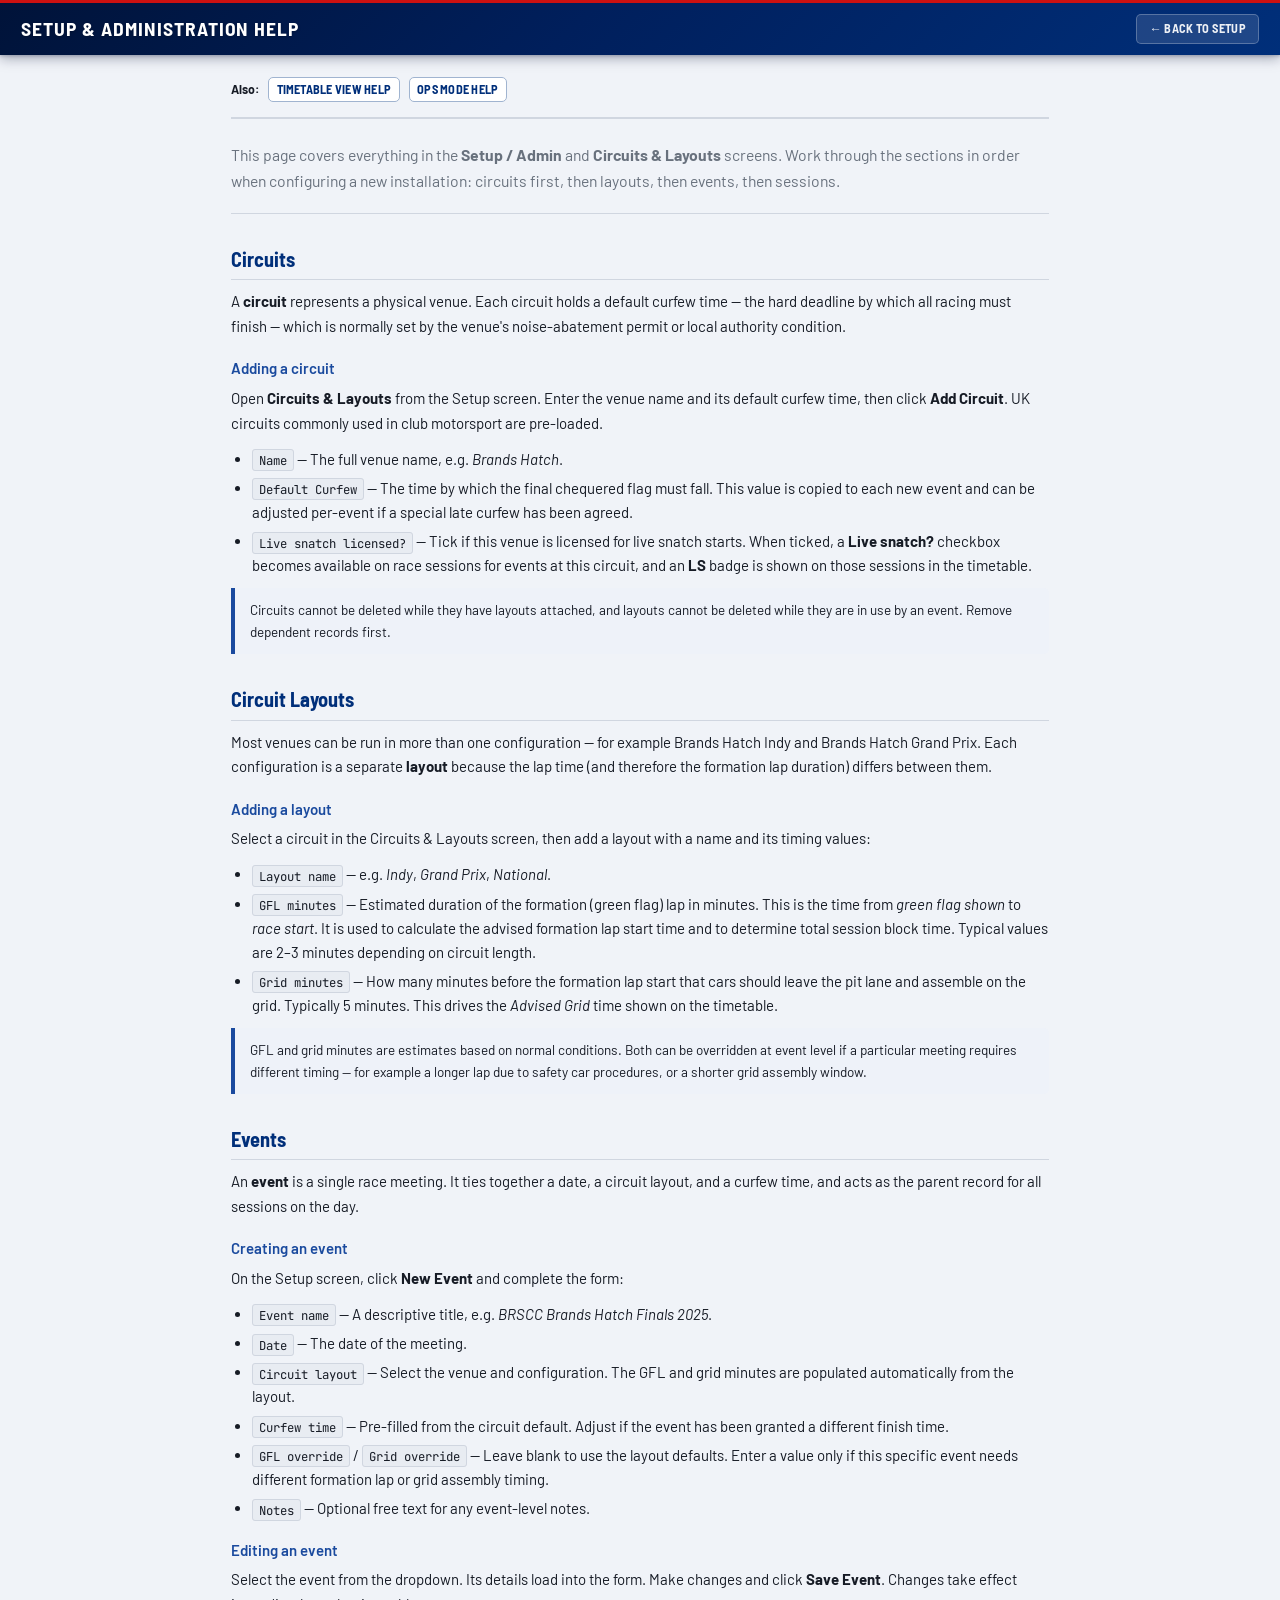
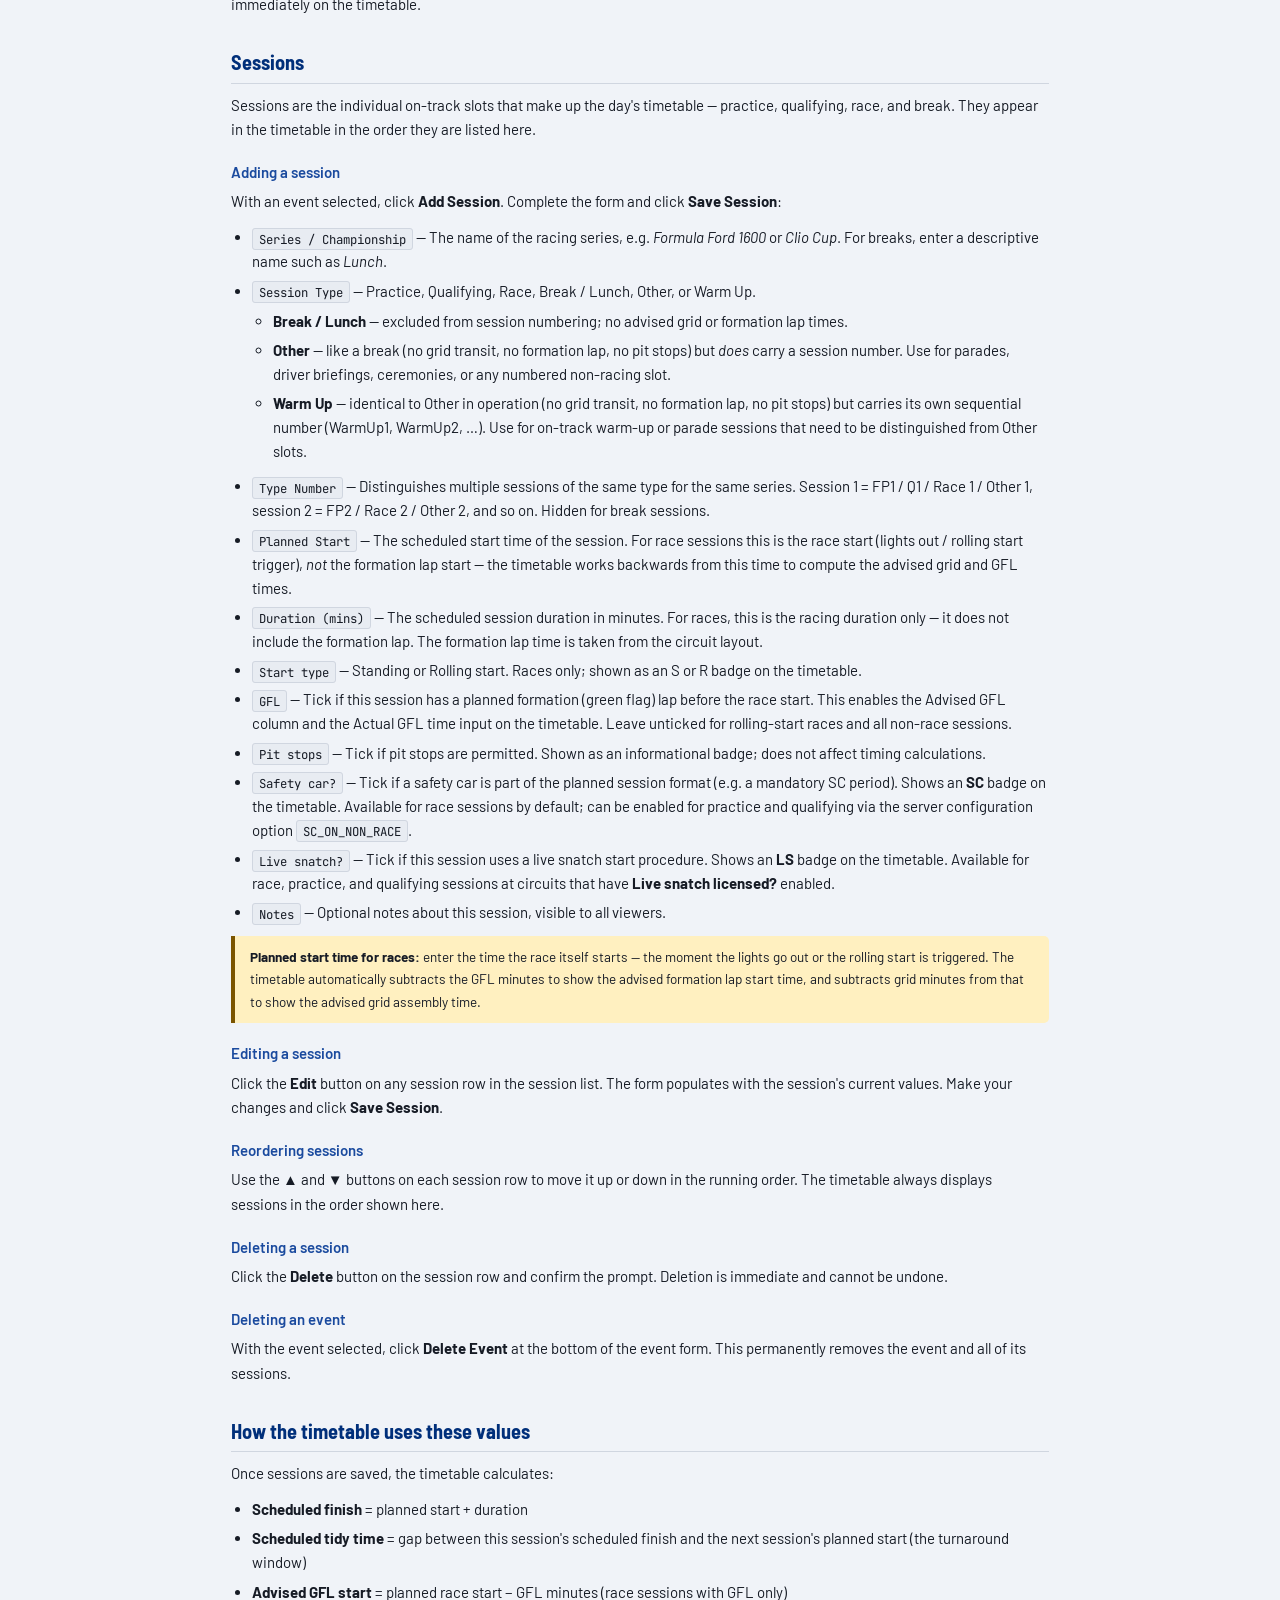
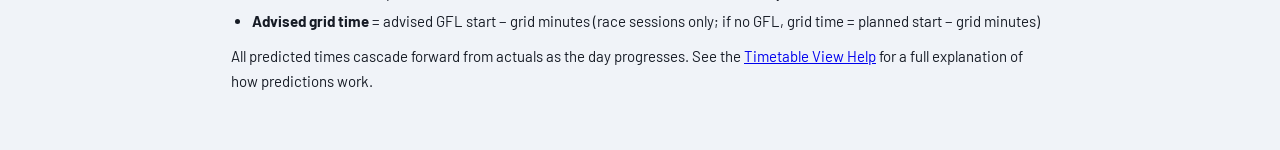
<file: help-setup.html>
<!DOCTYPE html>
<html lang="en">
<head>
    <meta charset="UTF-8">
    <meta name="viewport" content="width=device-width, initial-scale=1.0">
    <title>Setup Help — Race Day Timetable</title>
    <link rel="preconnect" href="https://fonts.googleapis.com">
    <link rel="preconnect" href="https://fonts.gstatic.com" crossorigin>
    <link href="https://fonts.googleapis.com/css2?family=Barlow+Semi+Condensed:wght@600;700&family=Barlow:wght@400;600&family=JetBrains+Mono:wght@400;500&display=swap" rel="stylesheet">
    <link rel="stylesheet" href="css/styles.css">
    <style>
        .help-body { max-width: 860px; margin: 0 auto; padding: 1.5rem 1.4rem 3rem; }
        .help-nav { display: flex; gap: .6rem; flex-wrap: wrap; margin-bottom: 1.5rem; padding-bottom: 1rem; border-bottom: 2px solid var(--clr-border); }
        .help-nav a { font-size: .82rem; }
        h2 { font-family: var(--font-display); font-size: 1.35rem; color: var(--clr-primary); margin: 2rem 0 .6rem; border-bottom: 1px solid var(--clr-border); padding-bottom: .35rem; }
        h3 { font-size: 1rem; font-weight: 600; margin: 1.25rem 0 .4rem; color: var(--clr-primary-mid); }
        p { margin-bottom: .75rem; line-height: 1.65; }
        ul, ol { margin: .4rem 0 .75rem 1.4rem; }
        li { margin-bottom: .35rem; line-height: 1.6; }
        .callout { background: var(--clr-primary-light); border-left: 4px solid var(--clr-primary-mid); border-radius: 0 var(--radius) var(--radius) 0; padding: .7rem 1rem; margin: .75rem 0 1rem; }
        .callout-warn { background: var(--clr-warning-bg); border-left-color: var(--clr-warning); }
        .callout p { margin: 0; font-size: .9rem; }
        .field-label { font-family: var(--font-mono); font-size: .82rem; background: var(--clr-border-light); border: 1px solid var(--clr-border); border-radius: 3px; padding: .1rem .4rem; white-space: nowrap; }
        .intro-lead { font-size: 1.05rem; color: var(--clr-text-muted); margin-bottom: 1.5rem; border-bottom: 1px solid var(--clr-border); padding-bottom: 1.25rem; }
    </style>
</head>
<body>

<div id="header-bar">
    <h1>Setup &amp; Administration Help</h1>
    <a href="setup.html" class="btn btn-secondary" style="margin-left:auto">← Back to Setup</a>
</div>

<div class="help-body">

    <div class="help-nav">
        <strong style="font-size:.82rem;align-self:center">Also:</strong>
        <a href="help-readonly.html" class="btn btn-secondary btn-sm">Timetable View Help</a>
        <a href="help-ops.html" class="btn btn-secondary btn-sm">Ops Mode Help</a>
    </div>

    <p class="intro-lead">
        This page covers everything in the <strong>Setup / Admin</strong> and <strong>Circuits &amp; Layouts</strong>
        screens. Work through the sections in order when configuring a new installation:
        circuits first, then layouts, then events, then sessions.
    </p>

    <!-- ====================================================================
         CIRCUITS
         ==================================================================== -->
    <h2 id="circuits">Circuits</h2>

    <p>
        A <strong>circuit</strong> represents a physical venue. Each circuit holds a default
        curfew time — the hard deadline by which all racing must finish — which is normally
        set by the venue's noise-abatement permit or local authority condition.
    </p>

    <h3>Adding a circuit</h3>
    <p>Open <strong>Circuits &amp; Layouts</strong> from the Setup screen. Enter the venue name
    and its default curfew time, then click <strong>Add Circuit</strong>. UK circuits commonly
    used in club motorsport are pre-loaded.</p>

    <ul>
        <li><span class="field-label">Name</span> — The full venue name, e.g. <em>Brands Hatch</em>.</li>
        <li><span class="field-label">Default Curfew</span> — The time by which the final chequered flag
            must fall. This value is copied to each new event and can be adjusted per-event if a
            special late curfew has been agreed.</li>
        <li><span class="field-label">Live snatch licensed?</span> — Tick if this venue is licensed
            for live snatch starts. When ticked, a <strong>Live snatch?</strong> checkbox becomes
            available on race sessions for events at this circuit, and an <strong>LS</strong> badge
            is shown on those sessions in the timetable.</li>
    </ul>

    <div class="callout">
        <p>Circuits cannot be deleted while they have layouts attached, and layouts cannot be
        deleted while they are in use by an event. Remove dependent records first.</p>
    </div>

    <!-- ====================================================================
         LAYOUTS
         ==================================================================== -->
    <h2 id="layouts">Circuit Layouts</h2>

    <p>
        Most venues can be run in more than one configuration — for example Brands Hatch Indy
        and Brands Hatch Grand Prix. Each configuration is a separate <strong>layout</strong>
        because the lap time (and therefore the formation lap duration) differs between them.
    </p>

    <h3>Adding a layout</h3>
    <p>Select a circuit in the Circuits &amp; Layouts screen, then add a layout with a name and
    its timing values:</p>

    <ul>
        <li><span class="field-label">Layout name</span> — e.g. <em>Indy</em>, <em>Grand Prix</em>,
            <em>National</em>.</li>
        <li><span class="field-label">GFL minutes</span> — Estimated duration of the formation (green flag)
            lap in minutes. This is the time from <em>green flag shown</em> to <em>race start</em>.
            It is used to calculate the advised formation lap start time and to determine total
            session block time. Typical values are 2–3 minutes depending on circuit length.</li>
        <li><span class="field-label">Grid minutes</span> — How many minutes before the formation lap
            start that cars should leave the pit lane and assemble on the grid. Typically 5 minutes.
            This drives the <em>Advised Grid</em> time shown on the timetable.</li>
    </ul>

    <div class="callout">
        <p>GFL and grid minutes are estimates based on normal conditions. Both can be overridden
        at event level if a particular meeting requires different timing — for example a longer
        lap due to safety car procedures, or a shorter grid assembly window.</p>
    </div>

    <!-- ====================================================================
         EVENTS
         ==================================================================== -->
    <h2 id="events">Events</h2>

    <p>
        An <strong>event</strong> is a single race meeting. It ties together a date, a circuit
        layout, and a curfew time, and acts as the parent record for all sessions on the day.
    </p>

    <h3>Creating an event</h3>
    <p>On the Setup screen, click <strong>New Event</strong> and complete the form:</p>

    <ul>
        <li><span class="field-label">Event name</span> — A descriptive title, e.g.
            <em>BRSCC Brands Hatch Finals 2025</em>.</li>
        <li><span class="field-label">Date</span> — The date of the meeting.</li>
        <li><span class="field-label">Circuit layout</span> — Select the venue and configuration.
            The GFL and grid minutes are populated automatically from the layout.</li>
        <li><span class="field-label">Curfew time</span> — Pre-filled from the circuit default.
            Adjust if the event has been granted a different finish time.</li>
        <li><span class="field-label">GFL override</span> / <span class="field-label">Grid override</span> —
            Leave blank to use the layout defaults. Enter a value only if this specific event
            needs different formation lap or grid assembly timing.</li>
        <li><span class="field-label">Notes</span> — Optional free text for any event-level notes.</li>
    </ul>

    <h3>Editing an event</h3>
    <p>Select the event from the dropdown. Its details load into the form. Make changes and click
    <strong>Save Event</strong>. Changes take effect immediately on the timetable.</p>

    <!-- ====================================================================
         SESSIONS
         ==================================================================== -->
    <h2 id="sessions">Sessions</h2>

    <p>
        Sessions are the individual on-track slots that make up the day's timetable — practice,
        qualifying, race, and break. They appear in the timetable in the order they are listed
        here.
    </p>

    <h3>Adding a session</h3>
    <p>With an event selected, click <strong>Add Session</strong>. Complete the form and click
    <strong>Save Session</strong>:</p>

    <ul>
        <li><span class="field-label">Series / Championship</span> — The name of the racing series,
            e.g. <em>Formula Ford 1600</em> or <em>Clio Cup</em>. For breaks, enter a descriptive
            name such as <em>Lunch</em>.</li>
        <li><span class="field-label">Session Type</span> — Practice, Qualifying, Race,
            Break / Lunch, Other, or Warm Up.
            <ul>
                <li><strong>Break / Lunch</strong> — excluded from session numbering; no advised
                    grid or formation lap times.</li>
                <li><strong>Other</strong> — like a break (no grid transit, no formation lap, no pit
                    stops) but <em>does</em> carry a session number. Use for parades, driver
                    briefings, ceremonies, or any numbered non-racing slot.</li>
                <li><strong>Warm Up</strong> — identical to Other in operation (no grid transit, no
                    formation lap, no pit stops) but carries its own sequential number (WarmUp1,
                    WarmUp2, …). Use for on-track warm-up or parade sessions that need to be
                    distinguished from Other slots.</li>
            </ul>
        </li>
        <li><span class="field-label">Type Number</span> — Distinguishes multiple sessions of the
            same type for the same series. Session 1 = FP1 / Q1 / Race 1 / Other 1,
            session 2 = FP2 / Race 2 / Other 2, and so on. Hidden for break sessions.</li>
        <li><span class="field-label">Planned Start</span> — The scheduled start time of the session.
            For race sessions this is the race start (lights out / rolling start trigger),
            <em>not</em> the formation lap start — the timetable works backwards from this time
            to compute the advised grid and GFL times.</li>
        <li><span class="field-label">Duration (mins)</span> — The scheduled session duration in
            minutes. For races, this is the racing duration only — it does not include the
            formation lap. The formation lap time is taken from the circuit layout.</li>
        <li><span class="field-label">Start type</span> — Standing or Rolling start. Races only;
            shown as an S or R badge on the timetable.</li>
        <li><span class="field-label">GFL</span> — Tick if this session has a planned formation
            (green flag) lap before the race start. This enables the Advised GFL column and the
            Actual GFL time input on the timetable. Leave unticked for rolling-start races
            and all non-race sessions.</li>
        <li><span class="field-label">Pit stops</span> — Tick if pit stops are permitted. Shown
            as an informational badge; does not affect timing calculations.</li>
        <li><span class="field-label">Safety car?</span> — Tick if a safety car is part of the
            planned session format (e.g. a mandatory SC period). Shows an <strong>SC</strong>
            badge on the timetable. Available for race sessions by default; can be enabled for
            practice and qualifying via the server configuration option
            <span class="field-label">SC_ON_NON_RACE</span>.</li>
        <li><span class="field-label">Live snatch?</span> — Tick if this session uses a live snatch
            start procedure. Shows an <strong>LS</strong> badge on the timetable. Available for
            race, practice, and qualifying sessions at circuits that have
            <strong>Live snatch licensed?</strong> enabled.</li>
        <li><span class="field-label">Notes</span> — Optional notes about this session, visible
            to all viewers.</li>
    </ul>

    <div class="callout callout-warn">
        <p><strong>Planned start time for races:</strong> enter the time the race itself starts —
        the moment the lights go out or the rolling start is triggered. The timetable
        automatically subtracts the GFL minutes to show the advised formation lap start time,
        and subtracts grid minutes from that to show the advised grid assembly time.</p>
    </div>

    <h3>Editing a session</h3>
    <p>Click the <strong>Edit</strong> button on any session row in the session list. The form
    populates with the session's current values. Make your changes and click
    <strong>Save Session</strong>.</p>

    <h3>Reordering sessions</h3>
    <p>Use the <strong>▲</strong> and <strong>▼</strong> buttons on each session row to move it
    up or down in the running order. The timetable always displays sessions in the order
    shown here.</p>

    <h3>Deleting a session</h3>
    <p>Click the <strong>Delete</strong> button on the session row and confirm the prompt.
    Deletion is immediate and cannot be undone.</p>

    <h3>Deleting an event</h3>
    <p>With the event selected, click <strong>Delete Event</strong> at the bottom of the event
    form. This permanently removes the event and all of its sessions.</p>

    <!-- ====================================================================
         TIMING NOTES
         ==================================================================== -->
    <h2 id="timing">How the timetable uses these values</h2>

    <p>Once sessions are saved, the timetable calculates:</p>

    <ul>
        <li><strong>Scheduled finish</strong> = planned start + duration</li>
        <li><strong>Scheduled tidy time</strong> = gap between this session's scheduled finish
            and the next session's planned start (the turnaround window)</li>
        <li><strong>Advised GFL start</strong> = planned race start − GFL minutes
            (race sessions with GFL only)</li>
        <li><strong>Advised grid time</strong> = advised GFL start − grid minutes
            (race sessions only; if no GFL, grid time = planned start − grid minutes)</li>
    </ul>

    <p>All predicted times cascade forward from actuals as the day progresses.
    See the <a href="help-readonly.html">Timetable View Help</a> for a full explanation
    of how predictions work.</p>

</div>
</body>
</html>
</file>
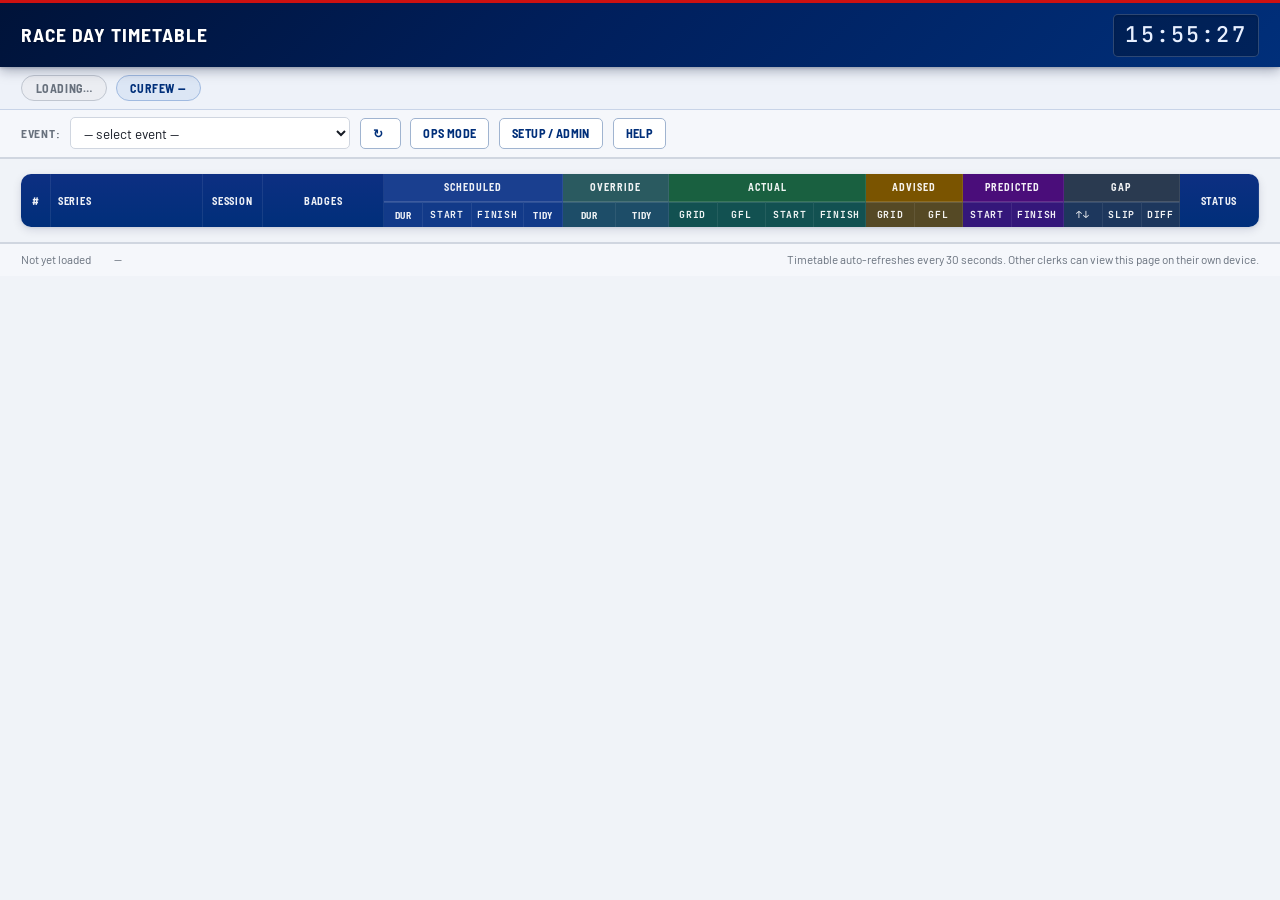
<file: setup.html>
<!DOCTYPE html>
<!--
    setup.html
    ==========================================================================
    Race Day Operations Timetable — Event & Session Setup

    Used by the clerk of the course before (and during) the event to:
      • Create and manage circuits (venues) with their curfew times
      • Add circuit layouts (e.g. Silverstone GP / National / International)
        and set the green flag lap duration per layout
      • Create and configure the event (meeting name, date, circuit layout)
      • Build the timetable: add/edit/delete/reorder sessions

    Session duration entered here is the RACE/SESSION duration only.
    The formation lap time comes from the circuit layout and is shown
    as a separate figure in the block-time hints.

    All write operations require the Ops PIN.
    ==========================================================================
-->
<html lang="en">
<head>
    <meta charset="UTF-8">
    <meta name="viewport" content="width=device-width, initial-scale=1.0">
    <title>Setup — Race Day Timetable</title>
    <link rel="preconnect" href="https://fonts.googleapis.com">
    <link rel="preconnect" href="https://fonts.gstatic.com" crossorigin>
    <link href="https://fonts.googleapis.com/css2?family=Barlow+Semi+Condensed:wght@600;700&family=Barlow:wght@400;600&family=JetBrains+Mono:wght@400;500&display=swap" rel="stylesheet">
    <link rel="stylesheet" href="css/styles.css">
</head>
<body>

<!-- Header -->
<div id="header-bar">
    <h1>Race Day Timetable — Setup</h1>
    <a href="circuits.html" class="btn btn-secondary">Circuits &amp; Layouts</a>
    <a href="help-setup.html" class="btn btn-secondary" title="Help — setup &amp; admin">Help</a>
    <a href="/" class="btn btn-secondary" style="margin-left:auto">← Back to Timetable</a>
</div>

<!-- Global alert -->
<div id="setup-alert" class="alert hidden" style="margin:.5rem 1.2rem;margin-bottom:0"></div>

<div class="page-content">

    <!-- ====================================================================
         Event selector + new event
         ==================================================================== -->
    <div class="card">
        <div class="card-title">Select or Create Event</div>
        <div style="display:flex;gap:.75rem;flex-wrap:wrap;align-items:center">
            <div style="flex:1;min-width:200px">
                <select id="event-select" style="width:100%">
                    <option value="">— loading events… —</option>
                </select>
            </div>
            <button id="btn-new-event" class="btn btn-primary">+ New Event</button>
        </div>
    </div>

    <!-- ====================================================================
         Event details form
         ==================================================================== -->
    <div id="event-form-section" class="card hidden">
        <div class="card-title" id="event-form-title">Event Details</div>
        <div id="event-alert" class="alert hidden" style="margin-bottom:.75rem"></div>

        <div class="form-row">
            <div class="form-group" style="grid-column:1/-1">
                <label for="event-name-input">Event Name *</label>
                <input type="text" id="event-name-input"
                    placeholder="e.g. BRSCC Brands Hatch Summer Sprint">
            </div>
        </div>

        <div class="form-row">
            <div class="form-group">
                <label for="event-date-input">Date *</label>
                <input type="date" id="event-date-input">
            </div>
            <div class="form-group">
                <label for="event-circuit">Circuit *</label>
                <select id="event-circuit">
                    <option value="">— select circuit —</option>
                </select>
            </div>
            <div class="form-group">
                <label for="event-layout">
                    Layout *
                </label>
                <select id="event-layout">
                    <option value="">— select circuit first —</option>
                </select>
            </div>
            <div class="form-group">
                <label for="event-curfew">
                    Curfew Time *
                    <span style="font-weight:400;font-size:.78rem">(auto-filled from circuit)</span>
                </label>
                <input type="time" id="event-curfew" placeholder="18:00">
            </div>
        </div>

        <div class="form-row">
            <div class="form-group" style="max-width:200px">
                <label for="event-gfl-override">
                    GFL Override (min)
                    <span style="font-weight:400;font-size:.77rem">blank = use layout default</span>
                </label>
                <input type="number" id="event-gfl-override" min="1" max="10"
                    placeholder="—" style="width:90px">
            </div>
            <div class="form-group" style="max-width:200px">
                <label for="event-grid-override">
                    Grid Assembly Override (min)
                    <span style="font-weight:400;font-size:.77rem">blank = use layout default</span>
                </label>
                <input type="number" id="event-grid-override" min="1" max="30"
                    placeholder="—" style="width:90px">
            </div>
        </div>

        <div class="form-row">
            <div class="form-group" style="grid-column:1/-1">
                <label for="event-notes">Notes (optional)</label>
                <textarea id="event-notes" rows="2"
                    placeholder="Permit number, organiser contact, special instructions…"></textarea>
            </div>
        </div>

        <div style="display:flex;gap:.6rem;flex-wrap:wrap;margin-top:.25rem">
            <button id="btn-save-event" class="btn btn-primary">Save Event</button>
            <button id="btn-delete-event" class="btn btn-danger hidden">Delete Event</button>
        </div>
    </div>

    <!-- ====================================================================
         Sessions table
         ==================================================================== -->
    <div id="sessions-section" class="card hidden">
        <div class="card-title">Sessions</div>
        <div id="sessions-alert" class="alert hidden" style="margin-bottom:.75rem"></div>

        <div style="margin-bottom:.75rem">
            <button id="btn-add-session" class="btn btn-primary">+ Add Session</button>
        </div>

        <div style="overflow-x:auto">
            <table id="sessions-table" aria-label="Sessions">
                <thead>
                    <tr>
                        <th>#</th>
                        <th>Series</th>
                        <th>Session</th>
                        <th>Plan Start</th>
                        <th title="Race/session duration (not including formation lap) + GFL = total slot">Duration</th>
                        <th title="Session format badges">Badges</th>
                        <th>Actions</th>
                    </tr>
                </thead>
                <tbody id="sessions-table-body"></tbody>
            </table>
        </div>

        <div style="margin-top:1rem;font-size:.85rem;color:var(--clr-text-muted)">
            Share the timetable view:
            <a id="timetable-link" href="/" target="_blank" style="font-family:var(--font-mono)">/</a>
        </div>
    </div>

    <!-- ====================================================================
         Circuit management link
         ==================================================================== -->
    <div class="card">
        <div class="card-title">Circuits &amp; Layouts</div>
        <p style="font-size:.85rem;color:var(--clr-text-muted);margin-bottom:.75rem">
            Add circuits, configure layouts and set green flag lap / grid assembly times.
        </p>
        <a href="circuits.html" class="btn btn-primary">Manage Circuits &amp; Layouts →</a>
    </div>

</div><!-- .page-content -->


<!-- ========================================================================
     Add / Edit Session Modal
     ======================================================================== -->
<div id="session-modal-overlay" class="hidden" role="dialog" aria-modal="true"
     aria-labelledby="modal-session-title">
    <div id="edit-modal" style="max-width:640px">

        <h3 id="modal-session-title">Add Session</h3>
        <div id="modal-session-alert" class="alert hidden" style="margin-bottom:.75rem"></div>

        <!-- Series + type + number -->
        <div class="form-row">
            <div class="form-group" style="grid-column:span 2">
                <label for="sess-series">Series / Championship *</label>
                <input type="text" id="sess-series"
                    placeholder="e.g. Formula Ford 1600, Clio Cup, MINI Challenge">
            </div>
        </div>

        <div class="form-row">
            <div class="form-group">
                <label for="sess-type">Session Type *</label>
                <select id="sess-type">
                    <option value="practice">Practice</option>
                    <option value="warmup">Warm Up</option>
                    <option value="qualifying">Qualifying</option>
                    <option value="race" selected>Race</option>
                    <option value="break">Break / Lunch</option>
                    <option value="other">Other</option>
                </select>
            </div>
            <div class="form-group" id="sess-number-group">
                <label for="sess-number">Type Number *</label>
                <input type="number" id="sess-number" min="1" max="9" value="1" style="width:80px">
            </div>
        </div>

        <!-- Start time and duration -->
        <div class="form-row">
            <div class="form-group">
                <label for="sess-start">Planned Start Time *</label>
                <input type="time" id="sess-start">
            </div>
            <div class="form-group">
                <label for="sess-duration">
                    Duration (minutes) *
                </label>
                <input type="number" id="sess-duration" min="1" max="999" value="20" style="width:100px">
            </div>
        </div>

        <!-- Start type — races only (hidden for practice/qualifying by JS) -->
        <div id="sess-starttype-row" class="form-row">
            <div class="form-group">
                <label for="sess-starttype">Start Type *</label>
                <select id="sess-starttype">
                    <option value="standing">Standing Start</option>
                    <option value="rolling">Rolling Start</option>
                </select>
            </div>
            <div class="form-group checkbox" style="align-self:flex-end;padding-bottom:.5rem">
                <input type="checkbox" id="sess-gfl">
                <label for="sess-gfl">Green flag lap?</label>
            </div>
            <div class="form-group checkbox" style="align-self:flex-end;padding-bottom:.5rem">
                <input type="checkbox" id="sess-pits">
                <label for="sess-pits">Pit stops?</label>
            </div>
            <div class="form-group checkbox" style="align-self:flex-end;padding-bottom:.5rem">
                <input type="checkbox" id="sess-sc">
                <label for="sess-sc">Safety car?</label>
            </div>
            <div class="form-group checkbox" style="align-self:flex-end;padding-bottom:.5rem" id="sess-ls-group">
                <input type="checkbox" id="sess-ls">
                <label for="sess-ls">Live snatch?</label>
            </div>
        </div>

        <!-- For practice/qualifying: Pits only (no GFL — never applicable) -->
        <div id="sess-nonstarttype-row" class="form-row hidden">
            <div class="form-group checkbox" style="align-self:flex-end;padding-bottom:.5rem">
                <input type="checkbox" id="sess-pits-alt">
                <label for="sess-pits-alt">Pit stops in this session</label>
            </div>
            <div class="form-group checkbox hidden" id="sess-sc-nonrace-group" style="align-self:flex-end;padding-bottom:.5rem">
                <input type="checkbox" id="sess-sc-alt">
                <label for="sess-sc-alt">Safety car?</label>
            </div>
            <div class="form-group checkbox hidden" id="sess-ls-nonrace-group" style="align-self:flex-end;padding-bottom:.5rem">
                <input type="checkbox" id="sess-ls-alt">
                <label for="sess-ls-alt">Live snatch?</label>
            </div>
        </div>

        <!-- Notes -->
        <div class="form-row">
            <div class="form-group" style="grid-column:1/-1">
                <label for="sess-notes">Notes (optional)</label>
                <textarea id="sess-notes" rows="2"
                    placeholder="Reversed grid, championship points round, etc."></textarea>
            </div>
        </div>

        <div class="modal-buttons">
            <button id="modal-session-cancel" type="button" class="btn btn-secondary">Cancel</button>
            <button id="modal-session-save"   type="button" class="btn btn-primary">Save Session</button>
        </div>

    </div>
</div>

<script src="js/api.js"></script>
<script src="js/setup.js"></script>

<script>
/* ============================================================================
   Inline: sync the duplicate GFL/pits checkboxes so the underlying
   values are always consistent regardless of which row is visible.
   ============================================================================ */
(function () {
    function syncCheckboxes(sourceId, targetId) {
        const src = document.getElementById(sourceId);
        const tgt = document.getElementById(targetId);
        if (src && tgt) {
            src.addEventListener('change', () => { tgt.checked = src.checked; });
            tgt.addEventListener('change', () => { src.checked = tgt.checked; });
        }
    }
    syncCheckboxes('sess-pits', 'sess-pits-alt');
    syncCheckboxes('sess-sc',   'sess-sc-alt');
    syncCheckboxes('sess-ls',   'sess-ls-alt');
})();
</script>

</body>
</html>
</file>
<file: css/styles.css>
/* =============================================================================
   Race Day Operations Timetable — Stylesheet
   =============================================================================
   Designed for readability in a range of lighting conditions (bright pitlane
   office, dark media centre, tablet in direct sunlight).
   High-contrast text, clearly differentiated row states, prominent status
   indicators.
   ============================================================================= */

/* ---------------------------------------------------------------------------
   Design tokens (CSS custom properties)
   --------------------------------------------------------------------------- */
:root {
    /* Brand — Motorsport UK */
    --clr-primary:        #002f7a;   /* Motorsport UK blue */
    --clr-primary-dark:   #001c50;
    --clr-primary-mid:    #1a4a9e;
    --clr-primary-light:  #eef2f9;
    --clr-accent:         #cc1111;   /* racing red accent */

    /* Status colours */
    --clr-success:        #167a3a;
    --clr-success-bg:     #d6f0e0;
    --clr-warning:        #7a5400;
    --clr-warning-bg:     #fff0c0;
    --clr-danger:         #9b1b1b;
    --clr-danger-bg:      #fde8e8;
    --clr-info:           #0b5265;
    --clr-info-bg:        #d0eaf4;
    --clr-curfew:         #7c4700;
    --clr-curfew-bg:      #ffeeba;

    /* Neutrals */
    --clr-text:           #161b25;
    --clr-text-muted:     #68717d;
    --clr-border:         #d0d6e0;
    --clr-border-light:   #e8ecf2;
    --clr-bg:             #f0f3f8;
    --clr-white:          #ffffff;
    --clr-row-done:       #f3f5f9;
    --clr-row-cancelled:  #ebebef;

    /* Typography */
    --font-sans:    'Barlow', -apple-system, BlinkMacSystemFont, sans-serif;
    --font-display: 'Barlow Semi Condensed', 'Barlow', sans-serif;
    --font-mono:    'JetBrains Mono', 'SFMono-Regular', Consolas, monospace;

    /* Sizing */
    --radius:    5px;
    --radius-lg: 10px;
    --shadow:    0 1px 4px rgba(0,20,60,.10), 0 1px 2px rgba(0,20,60,.06);
    --shadow-md: 0 3px 10px rgba(0,20,60,.12), 0 1px 3px rgba(0,20,60,.08);
    --shadow-lg: 0 8px 28px rgba(0,20,60,.18), 0 2px 6px rgba(0,20,60,.10);
}

/* ---------------------------------------------------------------------------
   Base reset
   --------------------------------------------------------------------------- */
*, *::before, *::after { box-sizing: border-box; margin: 0; padding: 0; }

html { font-size: 15px; }

body {
    font-family: var(--font-sans);
    background: var(--clr-bg);
    color: var(--clr-text);
    line-height: 1.5;
    min-height: 100vh;
}

/* ---------------------------------------------------------------------------
   Header bar — event name, circuit, date, live clock
   --------------------------------------------------------------------------- */
#header-bar {
    background: linear-gradient(135deg, #001339 0%, #001f5c 45%, #002f7a 100%);
    color: var(--clr-white);
    padding: .7rem 1.4rem;
    display: flex;
    align-items: center;
    gap: 1.4rem;
    flex-wrap: wrap;
    border-top: 3px solid var(--clr-accent);
    box-shadow: 0 3px 12px rgba(0,15,50,.35), 0 1px 3px rgba(0,15,50,.2);
    position: relative;
}

#header-bar h1 {
    font-family: var(--font-display);
    font-size: 1.3rem;
    font-weight: 700;
    letter-spacing: .05em;
    text-transform: uppercase;
    flex: 1 1 auto;
    min-width: 0;
    white-space: nowrap;
    overflow: hidden;
    text-overflow: ellipsis;
    text-shadow: 0 1px 3px rgba(0,0,0,.25);
}

#header-bar .header-meta {
    font-family: var(--font-display);
    font-size: .82rem;
    font-weight: 600;
    letter-spacing: .04em;
    opacity: .72;
    white-space: nowrap;
}

#clock {
    font-family: var(--font-mono);
    font-size: 1.45rem;
    font-weight: 500;
    letter-spacing: .10em;
    white-space: nowrap;
    background: rgba(0,0,0,.25);
    padding: .28rem .75rem;
    border-radius: var(--radius);
    border: 1px solid rgba(255,255,255,.18);
    box-shadow: inset 0 1px 3px rgba(0,0,0,.2);
    color: #e8f0ff;
}

/* ---------------------------------------------------------------------------
   Status banners — running variance and curfew countdown
   --------------------------------------------------------------------------- */
#status-bar {
    display: flex;
    gap: .6rem;
    padding: .5rem 1.4rem;
    background: var(--clr-primary-light);
    border-bottom: 1px solid #c8d4e8;
    flex-wrap: wrap;
    align-items: center;
}

.status-pill {
    display: inline-flex;
    align-items: center;
    gap: .4rem;
    padding: .22rem .9rem;
    border-radius: 20px;
    font-family: var(--font-display);
    font-size: .8rem;
    font-weight: 700;
    letter-spacing: .05em;
    text-transform: uppercase;
    border: 1.5px solid transparent;
}

/* Variance pill colour states */
.status-pill.on-time    { background: var(--clr-success-bg); color: var(--clr-success);  border-color: var(--clr-success); }
.status-pill.late-minor { background: var(--clr-warning-bg); color: var(--clr-warning);  border-color: var(--clr-warning); }
.status-pill.late-major { background: var(--clr-danger-bg);  color: var(--clr-danger);   border-color: var(--clr-danger);  }
.status-pill.early      { background: var(--clr-info-bg);    color: var(--clr-info);     border-color: var(--clr-info);    }
.status-pill.neutral    { background: #ebedf2;               color: var(--clr-text-muted); border-color: #c0c6d0; }

/* Curfew pill colour states */
.curfew-pill            { background: #dce6f5; color: var(--clr-primary); border: 1.5px solid #a0bae0; }
.curfew-pill.warn       { background: var(--clr-curfew-bg);    color: var(--clr-curfew);   border-color: var(--clr-curfew); }
.curfew-pill.danger     { background: var(--clr-danger-bg);    color: var(--clr-danger);   border-color: var(--clr-danger); }

/* ---------------------------------------------------------------------------
   Controls bar — event selector, ops mode toggle, nav links
   --------------------------------------------------------------------------- */
#controls-bar {
    display: flex;
    align-items: center;
    gap: .65rem;
    padding: .5rem 1.4rem;
    background: #f5f7fb;
    border-bottom: 2px solid var(--clr-border);
    flex-wrap: wrap;
}

#controls-bar label {
    font-family: var(--font-display);
    font-size: .78rem;
    font-weight: 700;
    letter-spacing: .06em;
    text-transform: uppercase;
    color: var(--clr-text-muted);
}

/* ---------------------------------------------------------------------------
   Buttons
   --------------------------------------------------------------------------- */
.btn {
    display: inline-flex;
    align-items: center;
    gap: .3rem;
    padding: .38rem .8rem;
    border-radius: var(--radius);
    font-family: var(--font-display);
    font-size: .82rem;
    font-weight: 700;
    letter-spacing: .03em;
    text-transform: uppercase;
    cursor: pointer;
    border: 1.5px solid transparent;
    transition: background .12s, color .12s, border-color .12s, box-shadow .12s;
    text-decoration: none;
    white-space: nowrap;
    line-height: 1.4;
}

.btn-primary  {
    background: linear-gradient(135deg, var(--clr-primary-mid) 0%, var(--clr-primary) 100%);
    color: var(--clr-white);
    border-color: var(--clr-primary);
    box-shadow: 0 1px 3px rgba(0,20,80,.15);
}
.btn-primary:hover {
    background: linear-gradient(135deg, var(--clr-primary) 0%, var(--clr-primary-dark) 100%);
    border-color: var(--clr-primary-dark);
    box-shadow: 0 2px 8px rgba(0,20,80,.25);
}

.btn-secondary {
    background: var(--clr-white);
    color: var(--clr-primary);
    border-color: #a0b4d0;
}
.btn-secondary:hover {
    background: var(--clr-primary-light);
    border-color: var(--clr-primary);
    box-shadow: 0 1px 4px rgba(0,20,80,.10);
}

.btn-success  { background: var(--clr-success); color: var(--clr-white); border-color: var(--clr-success); }
.btn-success:hover { filter: brightness(.9); box-shadow: 0 2px 6px rgba(0,80,40,.2); }

.btn-danger   { background: var(--clr-danger); color: var(--clr-white); border-color: var(--clr-danger); }
.btn-danger:hover { filter: brightness(.9); }

.btn-warning  { background: #e6a800; color: #1a1000; border-color: #c89200; }
.btn-warning:hover { filter: brightness(.95); }

.btn-sm {
    padding: .2rem .5rem;
    font-size: .75rem;
    letter-spacing: .02em;
}

.btn:disabled { opacity: .45; cursor: not-allowed; }

/* Ops mode active indicator */
#btn-ops-mode.active {
    background: var(--clr-success);
    color: var(--clr-white);
    border-color: var(--clr-success);
}

/* ---------------------------------------------------------------------------
   Form controls
   --------------------------------------------------------------------------- */
select, input[type="text"], input[type="date"], input[type="time"],
input[type="number"], textarea {
    font-family: var(--font-sans);
    font-size: .9rem;
    padding: .38rem .6rem;
    border: 1.5px solid var(--clr-border);
    border-radius: var(--radius);
    background: var(--clr-white);
    color: var(--clr-text);
    width: 100%;
    transition: border-color .12s, box-shadow .12s;
}

select:focus, input:focus, textarea:focus {
    outline: none;
    border-color: var(--clr-primary-mid);
    box-shadow: 0 0 0 3px rgba(0,47,122,.14);
    background: #fafbff;
}

textarea { resize: vertical; min-height: 60px; }

.form-row {
    display: grid;
    grid-template-columns: repeat(auto-fit, minmax(180px, 1fr));
    gap: .75rem;
    margin-bottom: .75rem;
}

.form-group { display: flex; flex-direction: column; gap: .25rem; }
.form-group label {
    font-family: var(--font-display);
    font-size: .78rem;
    font-weight: 700;
    letter-spacing: .04em;
    text-transform: uppercase;
    color: var(--clr-text-muted);
}
.form-group.checkbox { flex-direction: row; align-items: center; gap: .5rem; }
.form-group.checkbox label {
    font-size: .88rem;
    color: var(--clr-text);
    font-weight: 400;
    text-transform: none;
    letter-spacing: 0;
}
.form-group.checkbox input[type="checkbox"] { width: auto; }

/* ---------------------------------------------------------------------------
   Main timetable table
   --------------------------------------------------------------------------- */
#timetable-wrapper {
    overflow-x: auto;
    padding: 1rem 1.4rem;
}

#timetable {
    width: 100%;
    min-width: 1080px;
    border-collapse: separate;
    border-spacing: 0;
    font-size: .8rem;
    box-shadow: var(--shadow-md);
    background: var(--clr-white);
    border-radius: var(--radius-lg);
    overflow: hidden;
}

/* ---- Column-group header colours ---- */
:root {
    --grp-sched:    #1a3f8f;   /* darker blue — scheduled */
    --grp-override: #2a5a60;   /* teal        — clerk overrides */
    --grp-actual:   #196040;   /* dark green  — actual entered */
    --grp-advised:  #7a5400;   /* amber       — advised (derived) */
    --grp-pred:     #4a0d7a;   /* purple      — predicted */
    --grp-gap:      #2a3a50;   /* dark slate  — gap/variance */
}

/* Row 1 group-spanning headers */
#timetable thead th.th-group {
    font-size: .68rem;
    letter-spacing: .1em;
    padding: .4rem .4rem;
    border-bottom: 1px solid rgba(255,255,255,.15);
}
#timetable thead .th-group-sched    { background: var(--grp-sched);    }
#timetable thead .th-group-override { background: var(--grp-override); }
#timetable thead .th-group-actual   { background: var(--grp-actual);   }
#timetable thead .th-group-advised  { background: var(--grp-advised);  }
#timetable thead .th-group-pred     { background: var(--grp-pred);     }
#timetable thead .th-group-gap      { background: var(--grp-gap);      }

/* Row 2 sub-headers (tighter padding) */
#timetable thead tr:nth-child(2) th {
    font-size: .65rem;
    padding: .3rem .35rem;
    border-top: 1px solid rgba(255,255,255,.12);
    vertical-align: middle;
}
/* Sub-header group colouring (slightly lighter than group row) */
#timetable thead tr:nth-child(2) .th-group-sched    { background: color-mix(in srgb, var(--grp-sched)    70%, var(--clr-primary)); }
#timetable thead tr:nth-child(2) .th-group-override { background: color-mix(in srgb, var(--grp-override) 70%, var(--clr-primary)); }
#timetable thead tr:nth-child(2) .th-group-actual   { background: color-mix(in srgb, var(--grp-actual)   70%, var(--clr-primary)); }
#timetable thead tr:nth-child(2) .th-group-advised  { background: color-mix(in srgb, var(--grp-advised)  70%, var(--clr-primary)); }
#timetable thead tr:nth-child(2) .th-group-pred     { background: color-mix(in srgb, var(--grp-pred)     70%, var(--clr-primary)); }
#timetable thead tr:nth-child(2) .th-group-gap      { background: color-mix(in srgb, var(--grp-gap)      70%, var(--clr-primary)); }

/* Header row base */
#timetable thead th {
    background: linear-gradient(180deg, #0d2f82 0%, var(--clr-primary) 100%);
    color: rgba(255,255,255,.93);
    font-family: var(--font-display);
    font-size: .7rem;
    font-weight: 700;
    text-transform: uppercase;
    letter-spacing: .07em;
    padding: .6rem .45rem;
    text-align: center;
    white-space: nowrap;
    border-right: 1px solid rgba(255,255,255,.08);
    position: sticky;
    top: 0;
    z-index: 1;
}

/* ---- Column widths ---- */
#timetable .col-num         { width: 2rem;  text-align: center; }
#timetable .col-series      { width: 10rem; text-align: left; }
#timetable .col-session     { width: 4rem;  text-align: center; }
#timetable .col-badges      { width: 8rem;  white-space: normal; line-height: 1.7; }
#timetable .col-mins        { width: 2.6rem; }
/* Scheduled */
#timetable .col-sched-start  { width: 3.2rem; }
#timetable .col-sched-finish { width: 3.2rem; }
#timetable .col-sched-tidy   { width: 2.6rem; }
/* Override */
#timetable .col-dur-ovr      { width: 3.5rem; }
#timetable .col-tidy-ovr     { width: 3.5rem; }
/* Actual */
#timetable .col-act-grid     { width: 3.2rem; }
#timetable .col-act-gfl      { width: 3.2rem; }
#timetable .col-act-start    { width: 3.2rem; }
#timetable .col-act-finish   { width: 3.2rem; }
/* Advised */
#timetable .col-adv-grid     { width: 3.2rem; }
#timetable .col-adv-gfl      { width: 3.2rem; }
/* Predicted */
#timetable .col-pred-start   { width: 3.2rem; }
#timetable .col-pred-finish  { width: 3.2rem; }
/* Gap */
#timetable .col-var          { width: 2.6rem; font-family: var(--font-mono); font-weight: 600; }
#timetable .col-slip         { width: 2.4rem; font-family: var(--font-mono); }
#timetable .col-diff         { width: 2.4rem; font-family: var(--font-mono); }
/* Status */
#timetable .col-status       { width: 5.2rem; }

/* Time-value columns: monospace font */
#timetable .col-sched-start,
#timetable .col-sched-finish,
#timetable .col-act-grid,
#timetable .col-act-gfl,
#timetable .col-act-start,
#timetable .col-act-finish,
#timetable .col-adv-grid,
#timetable .col-adv-gfl,
#timetable .col-pred-start,
#timetable .col-pred-finish {
    font-family: var(--font-mono);
    font-size: .78rem;
}

/* Data cells */
#timetable tbody td {
    padding: .45rem .4rem;
    border-bottom: 1px solid var(--clr-border-light);
    border-right: 1px solid var(--clr-border-light);
    vertical-align: middle;
    text-align: center;
    white-space: nowrap;
}

#timetable tbody td:last-child { border-right: none; }
#timetable tbody tr:last-child td { border-bottom: none; }

#timetable tbody td.col-series  { text-align: left; }
#timetable tbody td.col-session { text-align: center; }

/* Subtle left-border separators between column groups */
#timetable tbody .col-mins,
#timetable tbody .col-dur-ovr,
#timetable tbody .col-act-grid,
#timetable tbody .col-adv-grid,
#timetable tbody .col-pred-start,
#timetable tbody .col-var,
#timetable tbody .col-status {
    border-left: 1px solid var(--clr-border);
}

/* Strikethrough style for overridden planned values */
.plan-val {
    text-decoration: line-through;
    color: var(--clr-text-muted);
    font-size: .73rem;
    margin-right: .25rem;
}

/* N/A cell style */
.na-val { color: var(--clr-text-muted); }

/* Row colour states */
tr.row-completed   { background: var(--clr-row-done); color: var(--clr-text-muted); }
tr.row-active      { background: var(--clr-success-bg); }
tr.row-cancelled   { background: var(--clr-row-cancelled); text-decoration: line-through; color: var(--clr-text-muted); }
tr.row-red-flagged { background: var(--clr-danger-bg); }


/* Diff cell span colours (Late = amber, Early/under = muted green) */

/* Active row left border accent */
tr.row-active td:first-child {
    border-left: 4px solid var(--clr-success);
    padding-left: calc(.45rem - 2px);
}

tr.row-active {
    background: linear-gradient(90deg, #e8f7ef 0%, var(--clr-success-bg) 40%);
}

/* Predicted times */
.pred-time { font-style: italic; color: var(--clr-text-muted); font-size: .8rem; }
.pred-time.late  { color: var(--clr-danger); font-style: italic; }
.pred-time.early { color: var(--clr-info);   font-style: italic; }

/* ---------------------------------------------------------------------------
   Badges — GFL / start-type / pit-stop chips
   --------------------------------------------------------------------------- */
.badge {
    display: inline-block;
    padding: .1rem .38rem;
    border-radius: 3px;
    border: 1px solid currentColor;
    font-family: var(--font-display);
    font-size: .7rem;
    font-weight: 700;
    letter-spacing: .04em;
    text-transform: uppercase;
}

.badge-standing { background: #d0eaf4; color: #0b5265; }   /* blue  (was green) */
.badge-rolling  { background: #ede9fe; color: #5b21b6; border-radius: 50%; padding: .1rem .32rem; }   /* purple (was blue) */
.badge-yes      { background: #d6f0e0; color: #135c2c; }   /* green (was yellow) */
.badge-sc       { background: #fff0c0; color: #7a5400; }   /* yellow — Safety Car */
.badge-ls       { background: #fee2e2; color: #991b1b; }   /* red   — Live Snatch */
.badge-weather  { background: var(--clr-warning-bg); color: var(--clr-warning); }
.badge-dim      { background: var(--clr-border-light); color: var(--clr-text-muted); }

/* Session status chip */
.status-chip {
    display: inline-block;
    padding: .14rem .52rem;
    border-radius: 12px;
    font-family: var(--font-display);
    font-size: .68rem;
    font-weight: 700;
    text-transform: uppercase;
    letter-spacing: .06em;
}

.chip-pending    { background: #e8eaf0; color: #505870; }
.chip-active     { background: var(--clr-success-bg); color: var(--clr-success); }
.chip-completed  { background: #dce8f7; color: #194880; }
.chip-red-flagged{ background: var(--clr-danger-bg); color: var(--clr-danger); }
.chip-cancelled  { background: var(--clr-row-cancelled); color: var(--clr-text-muted); }

/* ---------------------------------------------------------------------------
   Inline ops editing
   --------------------------------------------------------------------------- */
.ops-field { display: none; }

body.ops-active .ops-field {
    display: block;
    margin-top: .25rem;
    font-size: .8rem;
    padding: .2rem .3rem;
    border: 1.5px solid var(--clr-border);
    border-radius: var(--radius);
    background: var(--clr-white);
    color: var(--clr-text);
    width: 100%;
    max-width: 90px;
}

body.ops-active .ops-field:focus {
    border-color: var(--clr-primary-mid);
    outline: none;
    box-shadow: 0 0 0 2px rgba(0,47,122,.1);
}

/* Duration override input */
body.ops-active .ops-dur-field { max-width: 70px; }

/* Actual time columns: input + ⏱ button sit side-by-side on one line.
   Override the default block display so the row height stays tight. */
body.ops-active td.col-act-grid input[type="time"],
body.ops-active td.col-act-gfl  input[type="time"],
body.ops-active td.col-act-start  input[type="time"],
body.ops-active td.col-act-finish input[type="time"] {
    display: inline-block;
    width: auto;
    margin-top: 0;
    vertical-align: middle;
}
body.ops-active td.col-act-grid,
body.ops-active td.col-act-gfl,
body.ops-active td.col-act-start,
body.ops-active td.col-act-finish {
    white-space: nowrap;
}

/* "Set to now" clock button beside each time input */
.btn-now {
    display: none;
}
body.ops-active .btn-now {
    display: inline-flex;
    align-items: center;
    justify-content: center;
    width: auto;
    max-width: none;
    margin-top: 0;
    margin-left: .15rem;
    padding: 0 .25rem;
    background: none;
    border: 1px solid var(--clr-border);
    border-radius: 3px;
    color: var(--clr-text-muted);
    font-size: .75rem;
    line-height: 1.6;
    cursor: pointer;
    vertical-align: middle;
}
body.ops-active .btn-now:hover {
    background: var(--clr-border);
    color: var(--clr-text);
}

/* Status select */
body.ops-active .ops-status-select { max-width: 100px; width: 100px; }

/* Display values remain visible above their inputs in ops mode */
body.ops-active td .cell-disp {
    display: block;
    font-size: .72rem;
    color: var(--clr-text-muted);
    margin-bottom: .15rem;
    line-height: 1.3;
}

/* Override and Actual columns: show only the input in ops mode — the input
   is pre-populated with the current value so no separate display is needed */
body.ops-active td.col-dur-ovr   .cell-disp,
body.ops-active td.col-tidy-ovr  .cell-disp,
body.ops-active td.col-act-grid  .cell-disp,
body.ops-active td.col-act-gfl   .cell-disp,
body.ops-active td.col-act-start .cell-disp,
body.ops-active td.col-act-finish .cell-disp { display: none; }

/* Ops controls column */
.col-ops { padding: 0 !important; overflow: hidden; width: 0; border: none !important; }
body.ops-active .col-ops {
    width: auto;
    padding: .35rem .45rem !important;
    border-right: 1px solid var(--clr-border-light) !important;
}

.ops-controls { display: none; }
body.ops-active .ops-controls { display: flex; }

.ops-btn-row { display: flex; gap: .25rem; align-items: center; flex-wrap: nowrap; }

/* Dirty row — Update button turns green */
tr.ops-dirty .btn-update-row {
    background: var(--clr-success);
    color: var(--clr-white);
    border-color: var(--clr-success);
}

/* Tidy override input (narrow number field) */
body.ops-active .ops-tidy-field { max-width: 58px; }

/* ---------------------------------------------------------------------------
   Flags column
   --------------------------------------------------------------------------- */

/* Pit-stop badge */
.badge-pits { background: #d0eaf4; color: #0b5265; }

/* Track condition badges */
.badge-track-dry { background: #fff0c0; color: #7a5400; }
.badge-track-wet { background: #d0eaf4; color: #0b5265; }

/* ---------------------------------------------------------------------------
   Weather notes mini-modal
   --------------------------------------------------------------------------- */
#weather-modal-overlay {
    position: fixed;
    inset: 0;
    background: rgba(0,10,30,.5);
    display: flex;
    align-items: center;
    justify-content: center;
    z-index: 1000;
    padding: 1rem;
    backdrop-filter: blur(2px);
}
#weather-modal-overlay.hidden { display: none; }

#weather-modal {
    background: var(--clr-white);
    border-radius: var(--radius-lg);
    box-shadow: var(--shadow-lg);
    width: 100%;
    max-width: 420px;
    padding: 1.4rem;
    border-top: 4px solid var(--clr-accent);
}
#weather-modal h3 {
    font-family: var(--font-display);
    font-size: 1rem;
    font-weight: 700;
    text-transform: uppercase;
    letter-spacing: .04em;
    color: var(--clr-primary);
    margin-bottom: .25rem;
}

/* Buttons inside the header bar: give them a glass-on-dark look */
#header-bar .btn-secondary {
    background: rgba(255,255,255,.12);
    color: rgba(255,255,255,.92);
    border-color: rgba(255,255,255,.25);
}
#header-bar .btn-secondary:hover {
    background: rgba(255,255,255,.22);
    border-color: rgba(255,255,255,.4);
    box-shadow: none;
}

/* ---------------------------------------------------------------------------
   Footer bar
   --------------------------------------------------------------------------- */
#footer-bar {
    padding: .5rem 1.4rem;
    font-size: .78rem;
    color: var(--clr-text-muted);
    border-top: 2px solid var(--clr-border);
    display: flex;
    gap: 1.5rem;
    flex-wrap: wrap;
    background: #f5f7fb;
}

@keyframes spin { to { transform: rotate(360deg); } }
.spinning { display: inline-block; animation: spin .8s linear infinite; }

/* ---------------------------------------------------------------------------
   Modal overlay (setup page session modal)
   --------------------------------------------------------------------------- */
#modal-overlay {
    position: fixed;
    inset: 0;
    background: rgba(0,10,30,.5);
    display: flex;
    align-items: center;
    justify-content: center;
    z-index: 1000;
    padding: 1rem;
    backdrop-filter: blur(2px);
}
#modal-overlay.hidden { display: none; }

/* Session modal (also used by setup.html) */
#session-modal-overlay {
    position: fixed;
    inset: 0;
    background: rgba(0,10,30,.5);
    display: flex;
    align-items: center;
    justify-content: center;
    z-index: 1000;
    padding: 1rem;
    backdrop-filter: blur(2px);
}
#session-modal-overlay.hidden { display: none; }

#edit-modal {
    background: var(--clr-white);
    border-radius: var(--radius-lg);
    box-shadow: var(--shadow-lg);
    width: 100%;
    max-width: 580px;
    max-height: 90vh;
    overflow-y: auto;
    padding: 1.6rem;
    border-top: 4px solid var(--clr-accent);
}

#edit-modal h3,
#modal-session-title {
    font-family: var(--font-display);
    font-size: 1.05rem;
    font-weight: 700;
    text-transform: uppercase;
    letter-spacing: .04em;
    color: var(--clr-primary);
    margin-bottom: 1rem;
    padding-bottom: .65rem;
    border-bottom: 1px solid var(--clr-border-light);
}

#modal-title {
    font-family: var(--font-display);
    font-size: 1.05rem;
    font-weight: 700;
    color: var(--clr-primary);
    margin-bottom: .25rem;
}

#modal-session-info {
    font-size: .85rem;
    color: var(--clr-text-muted);
    margin-bottom: 1rem;
    padding-bottom: .75rem;
    border-bottom: 1px solid var(--clr-border);
}

#modal-session-alert { margin-bottom: .75rem; }

.modal-buttons {
    display: flex;
    justify-content: flex-end;
    gap: .6rem;
    margin-top: 1rem;
    padding-top: .75rem;
    border-top: 1px solid var(--clr-border-light);
}

.modal-error {
    background: var(--clr-danger-bg);
    color: var(--clr-danger);
    padding: .5rem .75rem;
    border-radius: var(--radius);
    font-size: .85rem;
    margin-top: .75rem;
    border-left: 3px solid var(--clr-danger);
}
.modal-error.hidden { display: none; }

/* ---------------------------------------------------------------------------
   Setup / Circuits pages
   --------------------------------------------------------------------------- */
.page-content {
    max-width: 1100px;
    margin: 0 auto;
    padding: 1.4rem;
}

.card {
    background: var(--clr-white);
    border-radius: var(--radius-lg);
    box-shadow: var(--shadow);
    padding: 1.4rem;
    margin-bottom: 1.2rem;
    border: 1px solid var(--clr-border-light);
    border-top: 3px solid var(--clr-primary-mid);
}

.card-title {
    font-family: var(--font-display);
    font-size: .88rem;
    font-weight: 700;
    text-transform: uppercase;
    letter-spacing: .07em;
    color: var(--clr-primary);
    margin-bottom: 1rem;
    padding-bottom: .55rem;
    border-bottom: 2px solid var(--clr-border-light);
}

/* Session list in setup */
#sessions-table {
    width: 100%;
    border-collapse: separate;
    border-spacing: 0;
    font-size: .87rem;
    border-radius: var(--radius);
    overflow: hidden;
    box-shadow: var(--shadow);
}

#sessions-table th {
    background: linear-gradient(180deg, #0d2f82 0%, var(--clr-primary) 100%);
    color: rgba(255,255,255,.93);
    font-family: var(--font-display);
    font-weight: 700;
    font-size: .72rem;
    text-transform: uppercase;
    letter-spacing: .07em;
    padding: .5rem .55rem;
    text-align: left;
    white-space: nowrap;
}

#sessions-table td {
    padding: .45rem .55rem;
    border-bottom: 1px solid var(--clr-border-light);
    vertical-align: middle;
    background: var(--clr-white);
}

#sessions-table tr:last-child td { border-bottom: none; }
#sessions-table tr:hover td { background: var(--clr-primary-light); }

/* Inline time display */
.mono { font-family: var(--font-mono); }

/* Alert / notification boxes */
.alert {
    padding: .6rem 1rem;
    border-radius: var(--radius);
    font-size: .88rem;
    margin-bottom: .75rem;
    border-left: 3px solid transparent;
}

.alert-info    { background: var(--clr-info-bg);    color: var(--clr-info);    border-left-color: var(--clr-info); }
.alert-success { background: var(--clr-success-bg); color: var(--clr-success); border-left-color: var(--clr-success); }
.alert-danger  { background: var(--clr-danger-bg);  color: var(--clr-danger);  border-left-color: var(--clr-danger); }
.alert-warning { background: var(--clr-warning-bg); color: var(--clr-warning); border-left-color: var(--clr-warning); }

.hidden { display: none !important; }

/* ---------------------------------------------------------------------------
   Responsive adjustments
   --------------------------------------------------------------------------- */
@media (max-width: 768px) {
    html { font-size: 14px; }

    #header-bar { padding: .55rem 1rem; gap: .75rem; }
    #header-bar h1 { font-size: 1.05rem; }
    #clock { font-size: 1.15rem; }

    #status-bar, #controls-bar { padding: .4rem 1rem; }

    #timetable-wrapper { padding: .6rem .75rem; }

    .page-content { padding: .9rem; }
}

@media (max-width: 480px) {
    #timetable .col-grid { display: none; }
}
</file>
